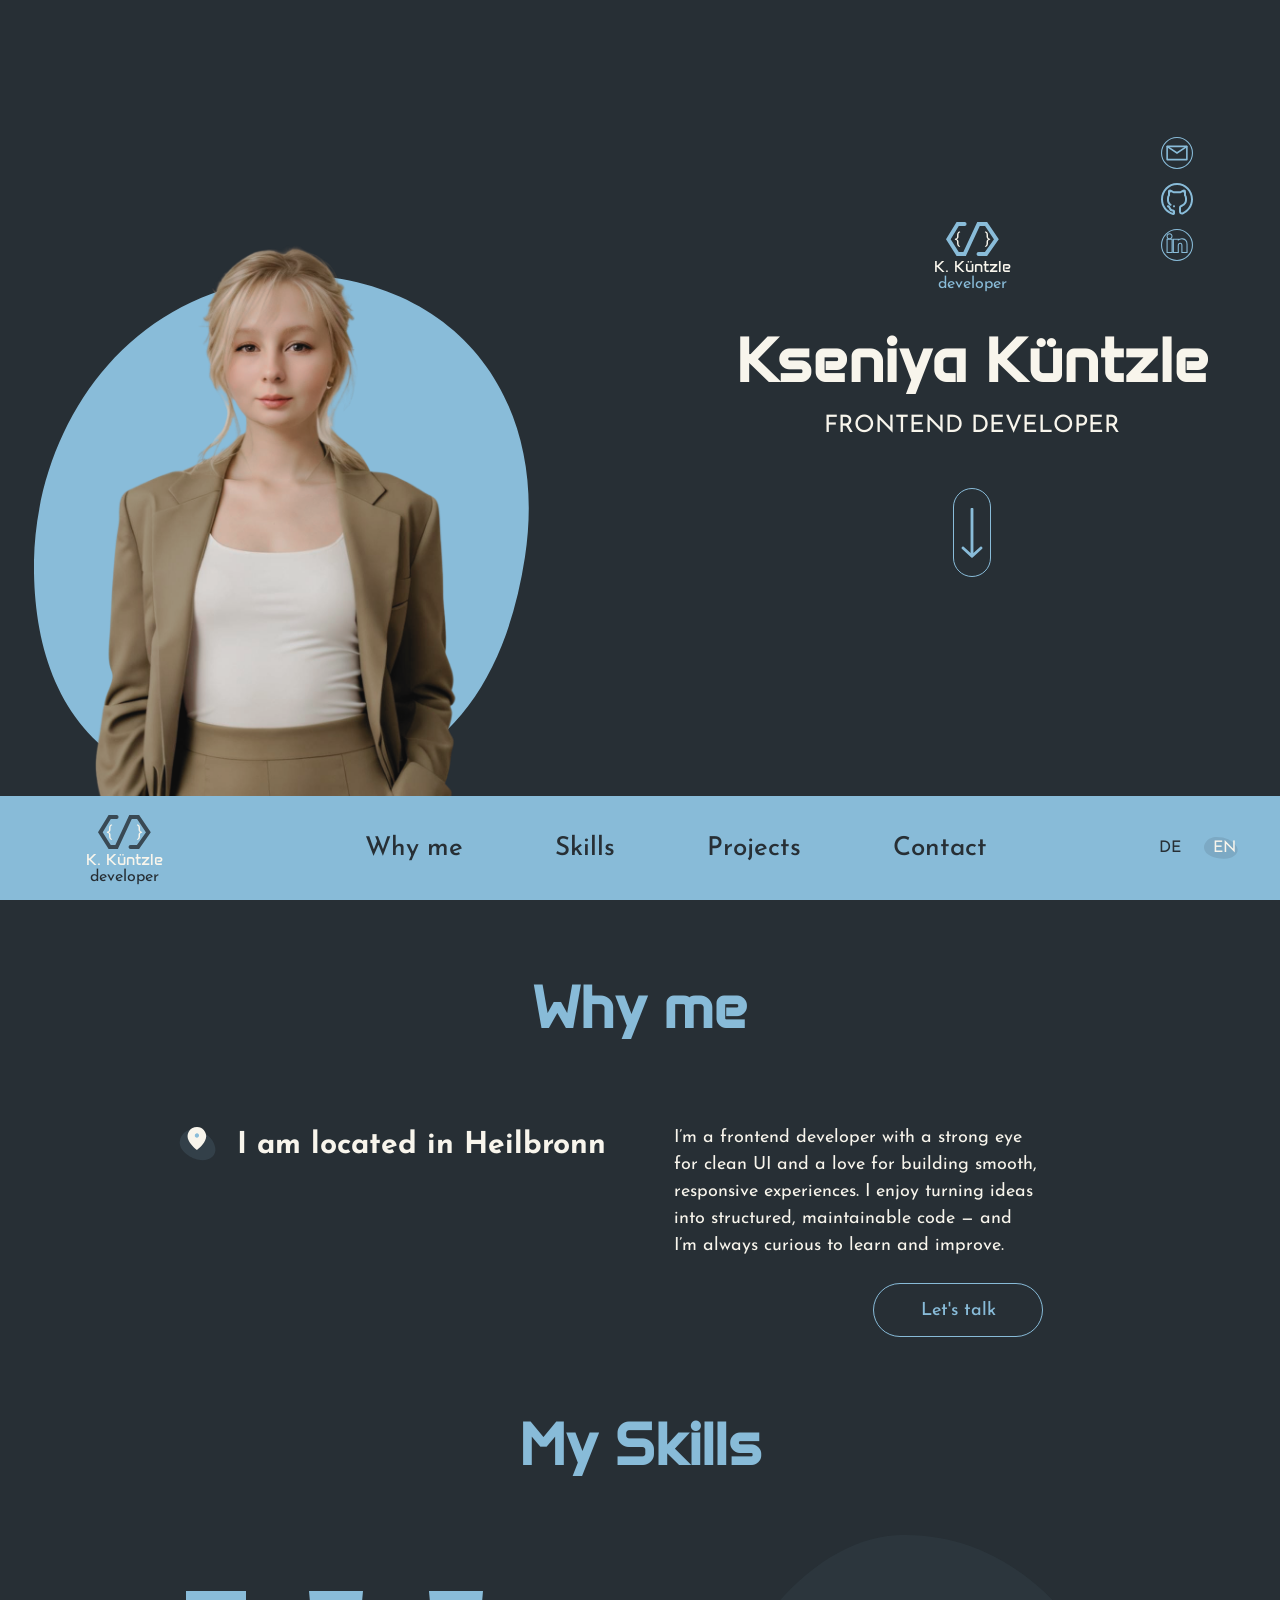
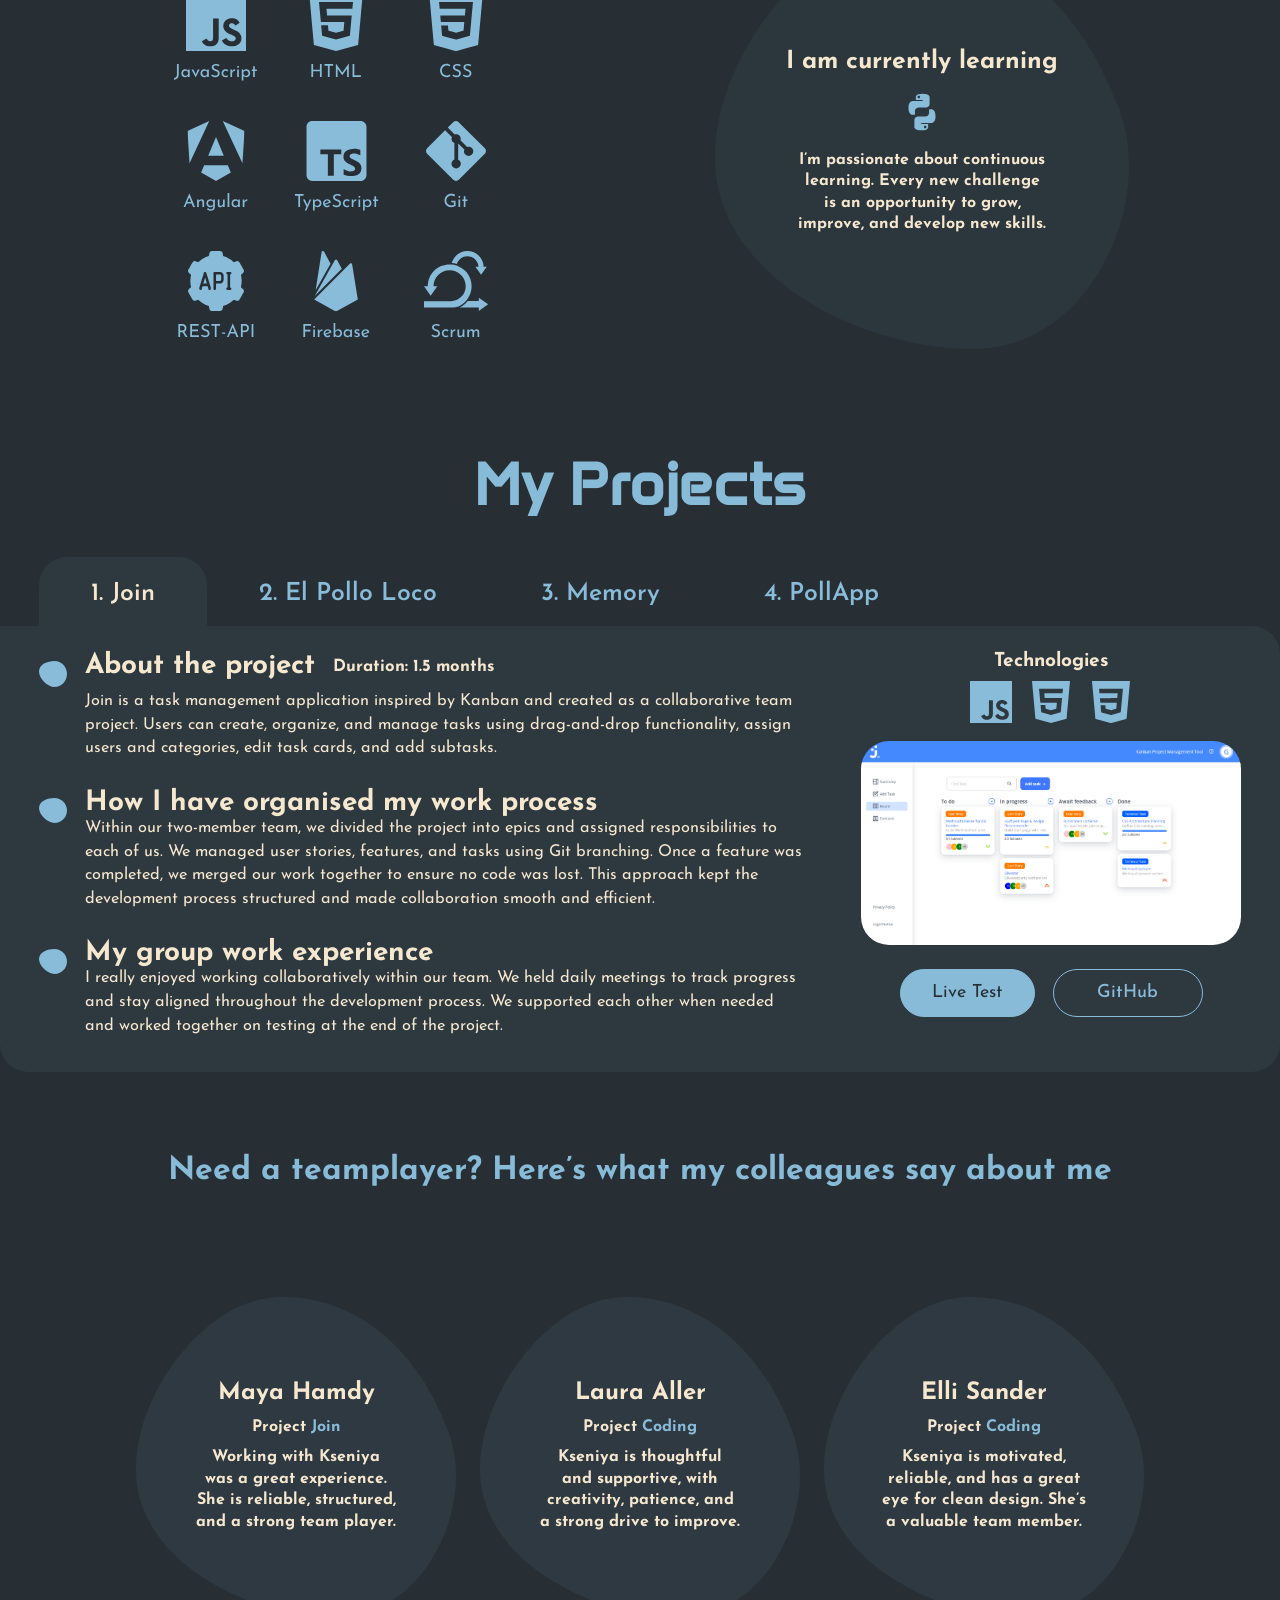
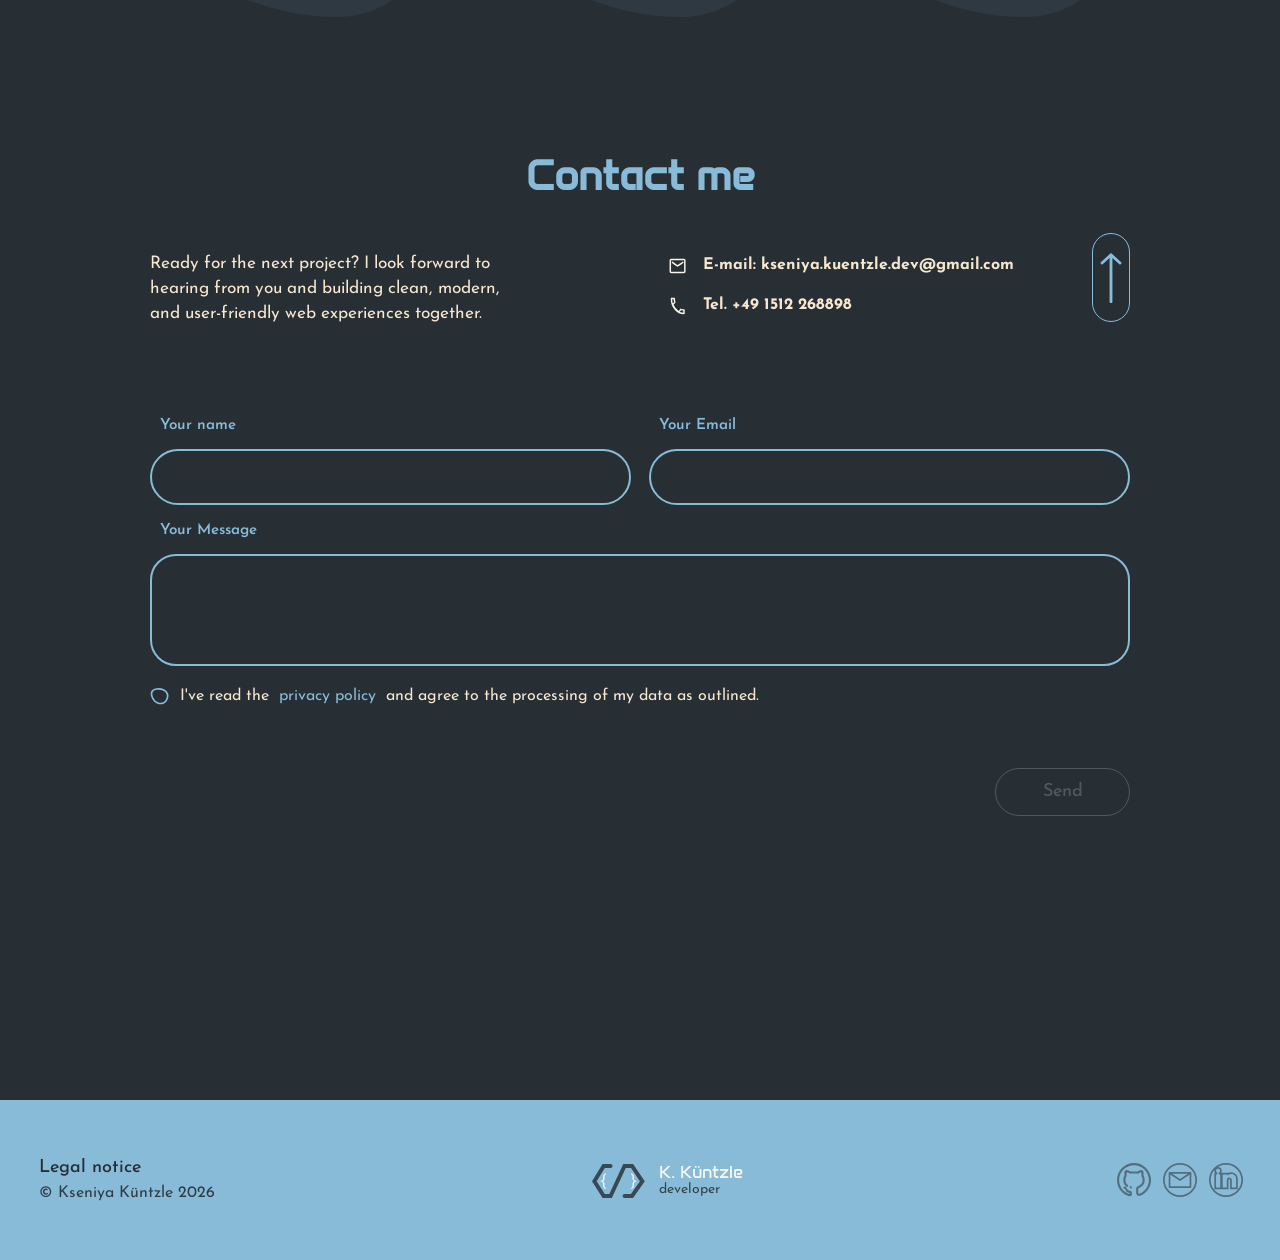
<file: index.html>
<!DOCTYPE html>
<html lang="en">
<head>
  <meta charset="UTF-8">
  <meta name="viewport" content="width=device-width, initial-scale=1.0">
  <title>Portfolio</title>

  <link rel="stylesheet" href="./css/root.css">
  <link rel="stylesheet" href="./css/fonts.css">
  <link rel="stylesheet" href="./css/style.css">
  <link rel="stylesheet" href="./css/media.css">
  <link rel="stylesheet" href="./css/section.css">
  <link rel="stylesheet" href="./css/footer.css">
  <link rel="stylesheet" href="./css/projects.css">
  <link rel="stylesheet" href="./css/hero.css">
  <link rel="stylesheet" href="./css/hero_mobile.css">
  <link rel="stylesheet" href="./css/hero_social.css">
  <link rel="stylesheet" href="./css/contact_pop_up.css">
  <link rel="stylesheet" href="./css/skills.css">
  <link rel="stylesheet" href="./css/contact.css">
  <link rel="stylesheet" href="./css/projects_mobile.css">
  <link rel="stylesheet" href="./css/legal_page.css">
  <link rel="stylesheet" href="https://unpkg.com/aos@2.3.4/dist/aos.css">
  <link rel="icon" type="image/x-icon" href="./assets/icons/Logo_icon.svg">
</head>

<body>

<header class="hero_section hero_height" id="homeHeader">
  <div class="layout_container">
    <section class="hero_mobile_top">
      <a class="hero_mobile_logo_link" href="#homeHeader" aria-label="Go to top of the page">
        <div class="hero_logo_mobile">
          <svg width="53" height="38" viewBox="0 0 53 38" fill="none" xmlns="http://www.w3.org/2000/svg" aria-hidden="true">
            <path d="M14 27.8594C13.4948 27.8438 13.0573 27.7266 12.6875 27.5078C12.3177 27.2891 12.0104 27 11.7656 26.6406C11.5312 26.2969 11.3542 25.9115 11.2344 25.4844C11.1146 25.0625 11.0547 24.6432 11.0547 24.2266V22.9062C11.0547 22.1562 10.875 21.612 10.5156 21.2734C10.1615 20.9349 9.61719 20.763 8.88281 20.7578V19.625C9.61719 19.625 10.1615 19.4583 10.5156 19.125C10.875 18.7865 11.0547 18.2396 11.0547 17.4844V16.1562C11.0547 15.7344 11.1094 15.3047 11.2188 14.8672C11.3333 14.4245 11.513 14.0286 11.7578 13.6797C11.987 13.3464 12.2865 13.0755 12.6562 12.8672C13.026 12.6536 13.474 12.5391 14 12.5234L14.1641 13.4219C13.7891 13.4323 13.4896 13.5208 13.2656 13.6875C13.0469 13.8542 12.8828 14.0651 12.7734 14.3203C12.6589 14.5807 12.5859 14.8724 12.5547 15.1953C12.5234 15.5182 12.5078 15.8385 12.5078 16.1562V17.4844C12.5078 18.1094 12.362 18.6589 12.0703 19.1328C11.7839 19.6016 11.3385 19.9583 10.7344 20.2031C11.3385 20.4427 11.7839 20.7995 12.0703 21.2734C12.3568 21.7422 12.5026 22.2865 12.5078 22.9062V24.2266C12.5078 24.5495 12.5339 24.8698 12.5859 25.1875C12.638 25.5104 12.7292 25.7995 12.8594 26.0547C12.9844 26.3151 13.151 26.5286 13.3594 26.6953C13.5729 26.862 13.8411 26.9505 14.1641 26.9609L14 27.8594Z" fill="#F8F5EC"/>
            <path d="M38.8828 26.9609C39.2005 26.9505 39.4661 26.862 39.6797 26.6953C39.8932 26.5286 40.0651 26.3151 40.1953 26.0547C40.3203 25.7995 40.4089 25.5104 40.4609 25.1875C40.5182 24.8698 40.5469 24.5495 40.5469 24.2266V22.9062C40.5469 22.4948 40.6068 22.1146 40.7266 21.7656C40.8516 21.4167 41.0417 21.1146 41.2969 20.8594C41.4323 20.724 41.5833 20.6016 41.75 20.4922C41.9219 20.3828 42.1094 20.2865 42.3125 20.2031C42.1042 20.1198 41.9115 20.0208 41.7344 19.9062C41.5625 19.7917 41.4115 19.6641 41.2812 19.5234C41.0312 19.263 40.8464 18.9609 40.7266 18.6172C40.6068 18.2682 40.5469 17.8906 40.5469 17.4844V16.1562C40.5469 15.8385 40.5286 15.5182 40.4922 15.1953C40.4609 14.8724 40.3906 14.5807 40.2812 14.3203C40.1667 14.0651 40 13.8542 39.7812 13.6875C39.5625 13.5208 39.2656 13.4323 38.8906 13.4219L39.0469 12.5234C39.5521 12.5391 39.9844 12.6458 40.3438 12.8438C40.7083 13.0417 41.0078 13.2995 41.2422 13.6172C41.5078 13.9766 41.6979 14.3802 41.8125 14.8281C41.9323 15.276 41.9922 15.7188 41.9922 16.1562V17.4844C41.9922 17.7969 42.0208 18.0729 42.0781 18.3125C42.1406 18.5469 42.2318 18.75 42.3516 18.9219C42.5234 19.1667 42.7604 19.3464 43.0625 19.4609C43.3698 19.5703 43.737 19.625 44.1641 19.625V20.7578C43.7891 20.763 43.4609 20.8099 43.1797 20.8984C42.9036 20.9818 42.6771 21.1146 42.5 21.2969C42.3281 21.474 42.2005 21.6953 42.1172 21.9609C42.0339 22.2266 41.9922 22.5417 41.9922 22.9062V24.2266C41.9922 24.6432 41.9349 25.0625 41.8203 25.4844C41.7057 25.9115 41.5286 26.2995 41.2891 26.6484C41.0443 26.9974 40.737 27.2839 40.3672 27.5078C39.9974 27.7318 39.5573 27.849 39.0469 27.8594L38.8828 26.9609Z" fill="#F8F5EC"/>
            <path d="M32.5339 35H40.0507L50.3594 20.3285L40.0507 5H32.5339L18.5741 35H11.7017L2.35938 20.3285L11.7017 5H18.5741" stroke="#89BCD9" stroke-width="4" stroke-linecap="round"/>
          </svg>
          <p class="brand_name">K. Küntzle</p>
          <p class="brand_role color_lightblue" data-i18n="brand.role">developer</p>
        </div>
      </a>

      <button
        class="burger_menu"
        id="burgerMenu"
        type="button"
        aria-label="Toggle mobile menu"
        aria-expanded="false"
        aria-controls="mobileNavMenu"
      >
        <span class="burger_icon" aria-hidden="true">
          <span></span>
          <span></span>
          <span></span>
        </span>
      </button>
    </section>

    <section class="hero_layout">
      <article class="hero_media_col">
        <div class="hero_image_shape desktop_hero_image">
          <img class="hero_bg_shape" src="./assets/icons/Ellipse_egg.svg" alt="" aria-hidden="true">
          <img class="hero_image" src="./assets/img/ganz.png" alt="Developer Kseniya Küntzle">
        </div>

        <div class="mobile_hero_stage">
          <div class="flip_card" id="flipCard">
            <div class="flip_card_inner">
              <div class="hero_image_shape_container_front">
                <div class="mobile_hero_visual">
                  <div class="mobile_oval_clip">
                    <img class="mobile_hero_image" src="./assets/img/ganz.png" alt="Developer Kseniya Küntzle">
                  </div>
                  <img class="mobile_shape_bg" src="./assets/icons/Ellipse_egg.svg" alt="" aria-hidden="true">
                </div>
              </div>

              <div class="hero_image_shape_container_back">
                <img class="mobile_shape_bg_back" src="./assets/icons/Ellipse_egg.svg" alt="" aria-hidden="true">

                <nav class="mobile_link_section" id="mobileNavMenu" aria-label="Mobile Navigation">
                  <a href="#me" data-i18n="nav.whyMe">Why me</a>
                  <a href="#skills" data-i18n="nav.skills">Skills</a>
                  <a href="#projects" data-i18n="nav.projects">Projects</a>
                  <a href="#contact" data-i18n="nav.contact">Contact</a>

                  <div class="mobile_language">
                    <button class="language_mobile_tab" data-lang="de" type="button">DE</button>
                    <button class="language_mobile_tab active" data-lang="en" type="button">EN</button>
                  </div>
                </nav>
              </div>
            </div>
          </div>

          <div class="mobile_hero_text">
            <h1 class="mobile_hero_title" data-i18n="hero.name">Kseniya Küntzle</h1>
            <h2 class="mobile_hero_subtitle" data-i18n="hero.role">FRONTEND DEVELOPER</h2>

            <a class="mobile_hero_scroll_btn" href="#me" aria-label="Scroll down">
              <img class="hero_scroll_icon" src="./assets/icons/Arrow_down.svg" alt="" aria-hidden="true">
            </a>
          </div>
        </div>
      </article>

      <article class="hero_content_col desktop_only">
        <div class="hero_logo_block">
          <svg width="53" height="38" viewBox="0 0 53 38" fill="none" xmlns="http://www.w3.org/2000/svg" aria-hidden="true">
            <path d="M14 27.8594C13.4948 27.8438 13.0573 27.7266 12.6875 27.5078C12.3177 27.2891 12.0104 27 11.7656 26.6406C11.5312 26.2969 11.3542 25.9115 11.2344 25.4844C11.1146 25.0625 11.0547 24.6432 11.0547 24.2266V22.9062C11.0547 22.1562 10.875 21.612 10.5156 21.2734C10.1615 20.9349 9.61719 20.763 8.88281 20.7578V19.625C9.61719 19.625 10.1615 19.4583 10.5156 19.125C10.875 18.7865 11.0547 18.2396 11.0547 17.4844V16.1562C11.0547 15.7344 11.1094 15.3047 11.2188 14.8672C11.3333 14.4245 11.513 14.0286 11.7578 13.6797C11.987 13.3464 12.2865 13.0755 12.6562 12.8672C13.026 12.6536 13.474 12.5391 14 12.5234L14.1641 13.4219C13.7891 13.4323 13.4896 13.5208 13.2656 13.6875C13.0469 13.8542 12.8828 14.0651 12.7734 14.3203C12.6589 14.5807 12.5859 14.8724 12.5547 15.1953C12.5234 15.5182 12.5078 15.8385 12.5078 16.1562V17.4844C12.5078 18.1094 12.362 18.6589 12.0703 19.1328C11.7839 19.6016 11.3385 19.9583 10.7344 20.2031C11.3385 20.4427 11.7839 20.7995 12.0703 21.2734C12.3568 21.7422 12.5026 22.2865 12.5078 22.9062V24.2266C12.5078 24.5495 12.5339 24.8698 12.5859 25.1875C12.638 25.5104 12.7292 25.7995 12.8594 26.0547C12.9844 26.3151 13.151 26.5286 13.3594 26.6953C13.5729 26.862 13.8411 26.9505 14.1641 26.9609L14 27.8594Z" fill="#F8F5EC"/>
            <path d="M38.8828 26.9609C39.2005 26.9505 39.4661 26.862 39.6797 26.6953C39.8932 26.5286 40.0651 26.3151 40.1953 26.0547C40.3203 25.7995 40.4089 25.5104 40.4609 25.1875C40.5182 24.8698 40.5469 24.5495 40.5469 24.2266V22.9062C40.5469 22.4948 40.6068 22.1146 40.7266 21.7656C40.8516 21.4167 41.0417 21.1146 41.2969 20.8594C41.4323 20.724 41.5833 20.6016 41.75 20.4922C41.9219 20.3828 42.1094 20.2865 42.3125 20.2031C42.1042 20.1198 41.9115 20.0208 41.7344 19.9062C41.5625 19.7917 41.4115 19.6641 41.2812 19.5234C41.0312 19.263 40.8464 18.9609 40.7266 18.6172C40.6068 18.2682 40.5469 17.8906 40.5469 17.4844V16.1562C40.5469 15.8385 40.5286 15.5182 40.4922 15.1953C40.4609 14.8724 40.3906 14.5807 40.2812 14.3203C40.1667 14.0651 40 13.8542 39.7812 13.6875C39.5625 13.5208 39.2656 13.4323 38.8906 13.4219L39.0469 12.5234C39.5521 12.5391 39.9844 12.6458 40.3438 12.8438C40.7083 13.0417 41.0078 13.2995 41.2422 13.6172C41.5078 13.9766 41.6979 14.3802 41.8125 14.8281C41.9323 15.276 41.9922 15.7188 41.9922 16.1562V17.4844C41.9922 17.7969 42.0208 18.0729 42.0781 18.3125C42.1406 18.5469 42.2318 18.75 42.3516 18.9219C42.5234 19.1667 42.7604 19.3464 43.0625 19.4609C43.3698 19.5703 43.737 19.625 44.1641 19.625V20.7578C43.7891 20.763 43.4609 20.8099 43.1797 20.8984C42.9036 20.9818 42.6771 21.1146 42.5 21.2969C42.3281 21.474 42.2005 21.6953 42.1172 21.9609C42.0339 22.2266 41.9922 22.5417 41.9922 22.9062V24.2266C41.9922 24.6432 41.9349 25.0625 41.8203 25.4844C41.7057 25.9115 41.5286 26.2995 41.2891 26.6484C41.0443 26.9974 40.737 27.2839 40.3672 27.5078C39.9974 27.7318 39.5573 27.849 39.0469 27.8594L38.8828 26.9609Z" fill="#F8F5EC"/>
            <path d="M32.5339 35H40.0507L50.3594 20.3285L40.0507 5H32.5339L18.5741 35H11.7017L2.35938 20.3285L11.7017 5H18.5741" stroke="#89BCD9" stroke-width="4" stroke-linecap="round"/>
          </svg>
          <p class="brand_name">K. Küntzle</p>
          <p class="brand_role color_lightblue" data-i18n="brand.role">developer</p>
        </div>

        <h1 class="hero_title" data-i18n="hero.name">Kseniya Küntzle</h1>
        <h2 class="hero_subtitle" data-i18n="hero.role">FRONTEND DEVELOPER</h2>

        <a class="hero_scroll_btn" href="#me" aria-label="Scroll down">
          <img class="hero_scroll_icon" src="./assets/icons/Arrow_down.svg" alt="" aria-hidden="true">
        </a>
      </article>

      <article class="hero_social_column desktop_only">
        <a class="hero_social_btn" href="mailto:kseniya.kuentzle.dev@gmail.com" aria-label="Send email to Kseniya" data_icon="email"></a>
        <a class="hero_social_btn" href="https://github.com/Kasa28" target="_blank" rel="noopener noreferrer" aria-label="Visit GitHub profile" data_icon="git"></a>
        <a class="hero_social_btn" href="https://www.linkedin.com/in/kuentzle-kseniya-0b54b6338/" target="_blank" rel="noopener noreferrer" aria-label="Visit LinkedIn profile" data_icon="linkedin"></a>
      </article>
    </section>
  </div>
</header>

<nav class="site_nav" id="homeNav">
  <div class="layout_container">
    <section class="nav_row">
      <article>
        <a href="#homeHeader" aria-label="Go to top of the page">
          <div class="nav_brand">
            <svg width="53" height="38" viewBox="0 0 53 38" fill="none" xmlns="http://www.w3.org/2000/svg" aria-hidden="true">
              <path d="M14 27.8594C13.4948 27.8438 13.0573 27.7266 12.6875 27.5078C12.3177 27.2891 12.0104 27 11.7656 26.6406C11.5312 26.2969 11.3542 25.9115 11.2344 25.4844C11.1146 25.0625 11.0547 24.6432 11.0547 24.2266V22.9062C11.0547 22.1562 10.875 21.612 10.5156 21.2734C10.1615 20.9349 9.61719 20.763 8.88281 20.7578V19.625C9.61719 19.625 10.1615 19.4583 10.5156 19.125C10.875 18.7865 11.0547 18.2396 11.0547 17.4844V16.1562C11.0547 15.7344 11.1094 15.3047 11.2188 14.8672C11.3333 14.4245 11.513 14.0286 11.7578 13.6797C11.987 13.3464 12.2865 13.0755 12.6562 12.8672C13.026 12.6536 13.474 12.5391 14 12.5234L14.1641 13.4219C13.7891 13.4323 13.4896 13.5208 13.2656 13.6875C13.0469 13.8542 12.8828 14.0651 12.7734 14.3203C12.6589 14.5807 12.5859 14.8724 12.5547 15.1953C12.5234 15.5182 12.5078 15.8385 12.5078 16.1562V17.4844C12.5078 18.1094 12.362 18.6589 12.0703 19.1328C11.7839 19.6016 11.3385 19.9583 10.7344 20.2031C11.3385 20.4427 11.7839 20.7995 12.0703 21.2734C12.3568 21.7422 12.5026 22.2865 12.5078 22.9062V24.2266C12.5078 24.5495 12.5339 24.8698 12.5859 25.1875C12.638 25.5104 12.7292 25.7995 12.8594 26.0547C12.9844 26.3151 13.151 26.5286 13.3594 26.6953C13.5729 26.862 13.8411 26.9505 14.1641 26.9609L14 27.8594Z" fill="#F8F5EC"/>
              <path d="M38.8828 26.9609C39.2005 26.9505 39.4661 26.862 39.6797 26.6953C39.8932 26.5286 40.0651 26.3151 40.1953 26.0547C40.3203 25.7995 40.4089 25.5104 40.4609 25.1875C40.5182 24.8698 40.5469 24.5495 40.5469 24.2266V22.9062C40.5469 22.4948 40.6068 22.1146 40.7266 21.7656C40.8516 21.4167 41.0417 21.1146 41.2969 20.8594C41.4323 20.724 41.5833 20.6016 41.75 20.4922C41.9219 20.3828 42.1094 20.2865 42.3125 20.2031C42.1042 20.1198 41.9115 20.0208 41.7344 19.9062C41.5625 19.7917 41.4115 19.6641 41.2812 19.5234C41.0312 19.263 40.8464 18.9609 40.7266 18.6172C40.6068 18.2682 40.5469 17.8906 40.5469 17.4844V16.1562C40.5469 15.8385 40.5286 15.5182 40.4922 15.1953C40.4609 14.8724 40.3906 14.5807 40.2812 14.3203C40.1667 14.0651 40 13.8542 39.7812 13.6875C39.5625 13.5208 39.2656 13.4323 38.8906 13.4219L39.0469 12.5234C39.5521 12.5391 39.9844 12.6458 40.3438 12.8438C40.7083 13.0417 41.0078 13.2995 41.2422 13.6172C41.5078 13.9766 41.6979 14.3802 41.8125 14.8281C41.9323 15.276 41.9922 15.7188 41.9922 16.1562V17.4844C41.9922 17.7969 42.0208 18.0729 42.0781 18.3125C42.1406 18.5469 42.2318 18.75 42.3516 18.9219C42.5234 19.1667 42.7604 19.3464 43.0625 19.4609C43.3698 19.5703 43.737 19.625 44.1641 19.625V20.7578C43.7891 20.763 43.4609 20.8099 43.1797 20.8984C42.9036 20.9818 42.6771 21.1146 42.5 21.2969C42.3281 21.474 42.2005 21.6953 42.1172 21.9609C42.0339 22.2266 41.9922 22.5417 41.9922 22.9062V24.2266C41.9922 24.6432 41.9349 25.0625 41.8203 25.4844C41.7057 25.9115 41.5286 26.2995 41.2891 26.6484C41.0443 26.9974 40.737 27.2839 40.3672 27.5078C39.9974 27.7318 39.5573 27.849 39.0469 27.8594L38.8828 26.9609Z" fill="#F8F5EC"/>
              <path d="M32.5339 35H40.0507L50.3594 20.3285L40.0507 5H32.5339L18.5741 35H11.7017L2.35938 20.3285L11.7017 5H18.5741" stroke="#262E34" stroke-opacity="0.8" stroke-width="4" stroke-linecap="round"/>
            </svg>
            <p class="brand_name">K. Küntzle</p>
            <p class="brand_role color_dark" data-i18n="brand.role">developer</p>
          </div>
        </a>
      </article>

      <article class="nav_links">
        <a href="#me" data-i18n="nav.whyMe">Why me</a>
        <a href="#skills" data-i18n="nav.skills">Skills</a>
        <a href="#projects" data-i18n="nav.projects">Projects</a>
        <a href="#contact" data-i18n="nav.contact">Contact</a>
      </article>

      <article class="nav_language language_switch_icon" data-active="en" aria-label="Language switcher">
        <img class="language_switch_egg" src="./assets/icons/nav_shape_active_translate.svg" alt="" aria-hidden="true">
        <button class="language_nav_tab" type="button" data-lang="de">DE</button>
        <button class="language_nav_tab active" type="button" data-lang="en">EN</button>
      </article>
    </section>
  </div>
</nav>

<main>
  <div class="layout_container">
    <section id="me" class="why_me_section">
      <h2 class="section_title" data-i18n="whyMe.title">Why me</h2>

      <div class="why_me_grid">
        <div id="meInteractiv" class="why_me_location">
          <img src="./assets/icons/pin.svg" alt="Location pin">
          <p data-i18n="whyMe.location">I am located in Heilbronn</p>
        </div>

        <div class="why_me_text">
          <p data-i18n="whyMe.text">
            I’m a frontend developer with a strong eye for clean UI and a love for building smooth, responsive experiences.
            I enjoy turning ideas into structured, maintainable code — and I’m always curious to learn and improve.
          </p>
        </div>
      </div>

      <div class="section_cta_row">
        <a class="btn_standard" href="#contact" data-i18n="whyMe.button">Let's talk</a>
      </div>
    </section>

    <section id="skills" class="skills_section">
      <h2 class="section_title" data-i18n="skills.title">My Skills</h2>

      <div class="skills_mobile_block">
        <div class="skills_mobile_icons_grid">
          <div class="skills_mobile_icon_item"><img src="./assets/icons/js_notext.svg" alt="JavaScript"></div>
          <div class="skills_mobile_icon_item"><img src="./assets/icons/htm_notext.svg" alt="HTML"></div>
          <div class="skills_mobile_icon_item"><img src="./assets/icons/css_notext.svg" alt="CSS"></div>
          <div class="skills_mobile_icon_item"><img src="./assets/icons/angular_notext.svg" alt="Angular"></div>
          <div class="skills_mobile_icon_item"><img src="./assets/icons/ts_notext.svg" alt="TypeScript"></div>
          <div class="skills_mobile_icon_item"><img src="./assets/icons/Api_notext.svg" alt="REST API"></div>
          <div class="skills_mobile_icon_item"><img src="./assets/icons/firebase_notext.svg" alt="Firebase"></div>
          <div class="skills_mobile_icon_item"><img src="./assets/icons/git_notext.svg" alt="Git"></div>
          <div class="skills_mobile_icon_item"><img src="./assets/icons/scrum_notext.svg" alt="Scrum"></div>
        </div>

        <p class="skills_mobile_learning_headline" data-i18n="skills.learningTitle">What I am currently learning</p>

        <div class="skills_mobile_info_row">
          <p class="skills_mobile_info_text" data-i18n="skills.learningText">
            I’m driven by continuous learning. Every new challenge is an opportunity to grow, improve, and build new skills.
          </p>

          <div class="skills_mobile_circle">
            <img class="skills_mobile_circle_bg" src="./assets/icons/Ellipse 24.svg" alt="" aria-hidden="true">
            <div class="skills_mobile_circle_item">
              <img src="./assets/icons/python_notext.svg" alt="Python">
              <span>Python</span>
            </div>
          </div>
        </div>

        <div class="skills_mobile_cta">
          <a class="mobile_talk_btn" href="#contact" data-i18n="whyMe.button">Let's talk</a>
        </div>
      </div>

      <div class="skills_desktop_block">
        <div class="skills_boxes">
          <div class="skills_icons_section">
            <div class="skill_icon_item"><img class="skill_icon" src="./assets/icons/js.svg" alt="JavaScript"></div>
            <div class="skill_icon_item"><img class="skill_icon" src="./assets/icons/HTML.svg" alt="HTML"></div>
            <div class="skill_icon_item"><img class="skill_icon" src="./assets/icons/css.svg" alt="CSS"></div>
            <div class="skill_icon_item"><img class="skill_icon" src="./assets/icons/angular.svg" alt="Angular"></div>
            <div class="skill_icon_item"><img class="skill_icon" src="./assets/icons/ts.svg" alt="TypeScript"></div>
            <div class="skill_icon_item"><img class="skill_icon" src="./assets/icons/git_under.svg" alt="Git"></div>
            <div class="skill_icon_item"><img class="skill_icon" src="./assets/icons/rest_api.svg" alt="REST API"></div>
            <div class="skill_icon_item"><img class="skill_icon" src="./assets/icons/firebase.svg" alt="Firebase"></div>
            <div class="skill_icon_item"><img class="skill_icon" src="./assets/icons/scrum.svg" alt="Scrum"></div>
          </div>

          <div class="skills_text_container">
            <h3 class="learning_intro" data-i18n="skills.learningTitle">I am currently learning</h3>

            <div class="skills_learning_icons">
              <div class="learning_item"><img class="learning_icon" src="./assets/icons/python_notext.svg" alt="Python"></div>
            </div>

            <p class="skills_learning_text" data-i18n="skills.learningText">
              I’m passionate about continuous learning. Every new challenge is an opportunity to grow, improve, and develop new skills.
            </p>
          </div>
        </div>
      </div>
    </section>
  </div>

  <section id="projects" class="projects_section">
    <div class="layout_container">
      <h2 class="section_title" data-i18n="projects.title">My Projects</h2>

      <div class="projects_tabs" role="tablist" aria-label="Project tabs">
        <div class="project_tab_item">
          <button class="project_tab active" data-project="join" role="tab" aria-selected="true">
            <span class="project_tab_desktop" data-i18n="projects.tabJoinDesktop">1. Join</span>
            <span class="project_tab_mobile" data-i18n="projects.tabJoin">1. Project</span>
          </button>
        </div>

        <div class="project_tab_item">
          <button class="project_tab" data-project="elpolloloco" role="tab" aria-selected="false">
            <span class="project_tab_desktop" data-i18n="projects.tabElPolloDesktop">2. El Pollo Loco</span>
            <span class="project_tab_mobile" data-i18n="projects.tabElPollo">2. Project</span>
          </button>
        </div>

        <div class="project_tab_item">
          <button class="project_tab" data-project="ongoing" role="tab" aria-selected="false">
            <span class="project_tab_desktop" data-i18n="projects.tabOngoingDesktop">3. Memory</span>
            <span class="project_tab_mobile" data-i18n="projects.tabOngoing">3. Memory</span>
          </button>
        </div>

        <div class="project_tab_item">
          <button class="project_tab" data-project="pollapp" role="tab" aria-selected="false">
            <span class="project_tab_desktop" data-i18n="projects.tabPollDesktop">4. PollApp</span>
            <span class="project_tab_mobile" data-i18n="projects.tabPoll">4. PollApp</span>
          </button>
        </div>
      </div>
    </div>

    <div class="projects_panel">
      <div class="layout_container projects_panel_inner">
        <article class="project_card active" id="join">
          <div class="project_layout">
            <div class="project_info_column">
              <h3 class="project_mobile_name" data-i18n="projects.join.name">Join</h3>

              <div class="project_info_item">
                <img class="project_marker" src="./assets/icons/marker.svg" alt="">
                <div class="project_info_text">
                  <div class="project_info_headline_row">
                    <h3 data-i18n="projects.join.aboutTitle">About the project</h3>
                    <span class="project_duration" data-i18n="projects.join.duration">Duration: 1.5 months</span>
                  </div>
                  <p data-i18n="projects.join.aboutText">
                    Join is a task management application inspired by Kanban and created as a collaborative team project.
                    Users can create, organize, and manage tasks using drag-and-drop functionality, assign users and categories, edit task cards, and add subtasks.
                  </p>
                </div>
              </div>

              <div class="project_info_item">
                <img class="project_marker" src="./assets/icons/marker.svg" alt="">
                <div class="project_info_text">
                  <h3 data-i18n="projects.join.processTitle">How I have organised my work process</h3>
                  <p data-i18n="projects.join.processText">
                    Within our two-member team, we divided the project into epics and assigned responsibilities to each of us.
                    We managed user stories, features, and tasks using Git branching. Once a feature was completed, we merged our work together to ensure no code was lost.
                    This approach kept the development process structured and made collaboration smooth and efficient.
                  </p>
                </div>
              </div>

              <div class="project_info_item">
                <img class="project_marker" src="./assets/icons/marker.svg" alt="">
                <div class="project_info_text">
                  <h3 data-i18n="projects.join.teamTitle">My group work experience</h3>
                  <p data-i18n="projects.join.teamText">
                    I really enjoyed working collaboratively within our team. We held daily meetings to track progress and stay aligned throughout the development process.
                    We supported each other when needed and worked together on testing at the end of the project.
                  </p>
                </div>
              </div>
            </div>

            <div class="project_preview_column">
              <div class="project_tech_block">
                <p class="project_tech_title" data-i18n="projects.tech">Technologies</p>
                <div class="project_tech_icons">
                  <img src="./assets/icons/js_notext.svg" alt="JavaScript">
                  <img src="./assets/icons/htm_notext.svg" alt="HTML">
                  <img src="./assets/icons/css_notext.svg" alt="CSS">
                </div>
                <p class="project_tech_text" data-i18n="projects.join.techText">JavaScript, HTML, CSS</p>
              </div>

              <img class="project_preview_image" src="./assets/img/join.png" alt="Join preview">

              <div class="project_actions">
                <a class="btn_cta project_link_btn" href="https://join.kuentzle-kseniya.de/" target="_blank" rel="noopener noreferrer" data-i18n="projects.live">Live Test</a>
                <a class="btn_standard project_link_btn" href="https://github.com/Kasa28/Join" target="_blank" rel="noopener noreferrer">GitHub</a>
              </div>
            </div>
          </div>
        </article>

        <article class="project_card" id="elpolloloco">
          <div class="project_layout">
            <div class="project_info_column">
              <h3 class="project_mobile_name" data-i18n="projects.elpollo.name">El Pollo Loco</h3>

              <div class="project_info_item">
                <img class="project_marker" src="./assets/icons/marker.svg" alt="">
                <div class="project_info_text">
                  <div class="project_info_headline_row">
                    <h3 data-i18n="projects.elpollo.aboutTitle">About the project</h3>
                    <span class="project_duration" data-i18n="projects.elpollo.duration">Duration: 1 month</span>
                  </div>
                  <p data-i18n="projects.elpollo.aboutText">
                    El Pollo Loco is a 2D jump-and-run game based on object-oriented programming.
                    Players guide Pepe through different levels, collecting items and battling enemies by throwing spicy salsa bottles to defeat the final boss.
                  </p>
                </div>
              </div>

              <div class="project_info_item">
                <img class="project_marker" src="./assets/icons/marker.svg" alt="">
                <div class="project_info_text">
                  <h3 data-i18n="projects.elpollo.processTitle">How I have organised my work process</h3>
                  <p data-i18n="projects.elpollo.processText">
                    The project was structured into multiple user stories, allowing a clear and organized development process.
                    Object-oriented programming helped me structure the code by connecting methods to relevant classes and applying core OOP principles such as encapsulation, abstraction, inheritance, and polymorphism.
                  </p>
                </div>
              </div>

              <div class="project_info_item">
                <img class="project_marker" src="./assets/icons/marker.svg" alt="">
                <div class="project_info_text">
                  <h3 data-i18n="projects.elpollo.learnedTitle">My lessons learned</h3>
                  <p data-i18n="projects.elpollo.learnedText">
                    Designing and implementing classes and methods significantly improved my development skills.
                    It enabled me to write more modular, flexible, and reusable code, and deepened my understanding of scalable application structure.
                  </p>
                </div>
              </div>
            </div>

            <div class="project_preview_column">
              <div class="project_tech_block">
                <p class="project_tech_title" data-i18n="projects.tech">Technologies</p>
                <div class="project_tech_icons">
                  <img src="./assets/icons/js_notext.svg" alt="JavaScript">
                  <img src="./assets/icons/htm_notext.svg" alt="HTML">
                  <img src="./assets/icons/css_notext.svg" alt="CSS">
                </div>
                <p class="project_tech_text" data-i18n="projects.elpollo.techText">JavaScript, HTML, CSS</p>
              </div>

              <img class="project_preview_image" src="./assets/img/elpolloloco.png" alt="El Pollo Loco preview">

              <div class="project_actions">
                <a class="btn_cta project_link_btn" href="https://2d-game.kuentzle-kseniya.de/" target="_blank" rel="noopener noreferrer" data-i18n="projects.live">Live Test</a>
                <a class="btn_standard project_link_btn" href="https://github.com/Kasa28/EL_POLLO_LOCO" target="_blank" rel="noopener noreferrer">GitHub</a>
              </div>
            </div>
          </div>
        </article>

        <article class="project_card" id="ongoing">
          <div class="project_layout">
            <div class="project_info_column">
              <h3 class="project_mobile_name" data-i18n="projects.ongoing.name">Memory</h3>

              <div class="project_info_item">
                <img class="project_marker" src="./assets/icons/marker.svg" alt="">
                <div class="project_info_text">
                  <div class="project_info_headline_row">
                    <h3 data-i18n="projects.ongoing.aboutTitle">About the project</h3>
                    <span class="project_duration" data-i18n="projects.ongoing.duration">Duration: 3 weeks</span>
                  </div>
                  <p data-i18n="projects.ongoing.aboutText">
                    Memory is a card-matching game that focuses on concentration, interaction, and a clear user experience.
                  </p>
                </div>
              </div>

              <div class="project_info_item">
                <img class="project_marker" src="./assets/icons/marker.svg" alt="">
                <div class="project_info_text">
                  <h3 data-i18n="projects.ongoing.memoryTitle">Build time</h3>
                  <p data-i18n="projects.ongoing.memoryText">
                    I built this Memory project in three weeks and used the time to strengthen my frontend fundamentals in a practical way.
                  </p>
                </div>
              </div>

              <div class="project_info_item">
                <img class="project_marker" src="./assets/icons/marker.svg" alt="">
                <div class="project_info_text">
                  <h3 data-i18n="projects.ongoing.pollTitle">What I focused on</h3>
                  <p data-i18n="projects.ongoing.pollText">
                    My focus was on clean game logic, responsive layout, and creating a simple experience that feels intuitive on different screen sizes.
                  </p>
                </div>
              </div>
            </div>

            <div class="project_preview_column">
              <div class="project_tech_block">
                <p class="project_tech_title" data-i18n="projects.tech">Technologies</p>
                <div class="project_tech_icons">
                  <img src="./assets/icons/htm_notext.svg" alt="HTML">
                  <img src="./assets/icons/css_notext.svg" alt="CSS">
                  <img src="./assets/icons/js_notext.svg" alt="JavaScript">
                </div>
                <p class="project_tech_text" data-i18n="projects.ongoing.techText">HTML, CSS, JavaScript</p>
              </div>

              <img class="project_preview_image" src="./assets/icons/memory.png" alt="Memory project preview">

              <div class="project_actions">
                <a class="btn_cta project_link_btn" href="https://memory.kuentzle-kseniya.de/" target="_blank" rel="noopener noreferrer" data-i18n="projects.live">Live Test</a>
                <a class="btn_standard project_link_btn" href="https://github.com/Kasa28/Memory" target="_blank" rel="noopener noreferrer">GitHub</a>
              </div>
            </div>
          </div>
        </article>

        <article class="project_card" id="pollapp">
          <div class="project_layout">
            <div class="project_info_column">
              <h3 class="project_mobile_name" data-i18n="projects.poll.name">PollApp</h3>

              <div class="project_info_item">
                <img class="project_marker" src="./assets/icons/marker.svg" alt="">
                <div class="project_info_text">
                  <div class="project_info_headline_row">
                    <h3 data-i18n="projects.poll.aboutTitle">About the project</h3>
                    <span class="project_duration" data-i18n="projects.poll.duration">Duration: 2 weeks</span>
                  </div>
                  <p data-i18n="projects.poll.aboutText">
                    PollApp is a real-time survey application where users can create polls and follow live results instantly.
                  </p>
                </div>
              </div>

              <div class="project_info_item">
                <img class="project_marker" src="./assets/icons/marker.svg" alt="">
                <div class="project_info_text">
                  <h3 data-i18n="projects.poll.processTitle">Core idea</h3>
                  <p data-i18n="projects.poll.processText">
                    The goal of PollApp is to combine a simple voting flow with instant updates so the interaction feels dynamic and direct.
                  </p>
                </div>
              </div>

              <div class="project_info_item">
                <img class="project_marker" src="./assets/icons/marker.svg" alt="">
                <div class="project_info_text">
                  <h3 data-i18n="projects.poll.focusTitle">Technical focus</h3>
                  <p data-i18n="projects.poll.focusText">
                    My focus for this project is real-time data handling, clean component structure, and a responsive user interface with Angular.
                  </p>
                </div>
              </div>
            </div>

            <div class="project_preview_column">
              <div class="project_tech_block">
                <p class="project_tech_title" data-i18n="projects.tech">Technologies</p>
                <div class="project_tech_icons">
                  <img src="./assets/icons/angular_notext.svg" alt="Angular">
                  <img src="./assets/icons/ts_notext.svg" alt="TypeScript">
                  <img src="./assets/icons/firebase_notext.svg" alt="Firebase">
                </div>
                <p class="project_tech_text" data-i18n="projects.poll.techText">Angular, TypeScript, Firebase</p>
              </div>

              <img class="project_preview_image" src="./assets/icons/PollApp.png" alt="PollApp project preview">

              <div class="project_actions">
                <a class="btn_cta project_link_btn" href="http://pollapp.kuentzle-kseniya.de/" target="_blank" rel="noopener noreferrer" data-i18n="projects.live">Live Test</a>
                <a class="btn_standard project_link_btn" href="https://github.com/Kasa28/poll-app" target="_blank" rel="noopener noreferrer">GitHub</a>
              </div>
            </div>
          </div>
        </article>
      </div>
    </div>
  </section>

  <div class="layout_container">
    <section id="references" class="references_section">
      <h3 class="references_title">
        <span data-i18n="references.titleMain" class="need_team">Need a teamplayer?</span>
        <span class="references_title_light" data-i18n="references.titleSub">Here’s what my colleagues say about me</span>
      </h3>

      <article class="references_grid">
        <div class="reference_card">
          <div class="reference_egg">
            <div class="reference_egg_bg"></div>
            <div class="reference_content">
              <h4>Maya Hamdy</h4>
              <p class="reference_project">
                <span data-i18n="references.project">Project</span>
                <span class="color_lightblue">Join</span>
              </p>
              <p class="reference_text" data-i18n="references.maya">
                Working with Kseniya was a great experience. She is reliable, structured, and a strong team player.
              </p>
            </div>
          </div>
        </div>

        <div class="reference_card">
          <div class="reference_egg">
            <div class="reference_egg_bg"></div>
            <div class="reference_content">
              <h4>Laura Aller</h4>
              <p class="reference_project">
                <span data-i18n="references.project">Project</span>
                <span class="color_lightblue">Coding</span>
              </p>
              <p class="reference_text" data-i18n="references.laura">
                Kseniya is thoughtful and supportive, with creativity, patience, and a strong drive to improve.
              </p>
            </div>
          </div>
        </div>

        <div class="reference_card">
          <div class="reference_egg">
            <div class="reference_egg_bg"></div>
            <div class="reference_content">
              <h4>Elli Sander</h4>
              <p class="reference_project">
                <span data-i18n="references.project">Project</span>
                <span class="color_lightblue">Coding</span>
              </p>
              <p class="reference_text" data-i18n="references.elli">
                Kseniya is motivated, reliable, and has a great eye for clean design. She’s a valuable team member.
              </p>
            </div>
          </div>
        </div>
      </article>
    </section>

    <section id="contact" class="contact_section" tabindex="-1">
      <h2 class="section_title" data-i18n="contact.title">Contact me</h2>

      <div class="contact_grid">
        <div class="contact_text">
          <p data-i18n="contact.text">
            Ready for the next project? I look forward to hearing from you and building clean, modern, and user-friendly web experiences together.
          </p>
        </div>

        <div class="contact_details">
          <a class="contact_link contact_link_mail" href="mailto:kseniya.kuentzle.dev@gmail.com">
            E-mail: kseniya.kuentzle.dev@gmail.com
          </a>
          <a class="contact_link contact_link_phone" href="tel:+49151268898">
            Tel. +49 1512 268898
          </a>
        </div>
      </div>

      <form class="contact_form" id="contactForm" onsubmit="sendForm(); return false;" novalidate>
        <div class="contact_form_field">
          <label for="name" class="form_label" data-i18n="contact.nameLabel">Your name</label>
          <input
            type="text"
            id="name"
            class="form_group"
            maxlength="30"
            autocomplete="off"
            data-i18n-placeholder="contact.namePlaceholder"
            placeholder="Your name"
          >
        </div>

        <div class="contact_form_field">
          <label for="email" class="form_label" data-i18n="contact.emailLabel">Your Email</label>
          <input
            type="email"
            id="email"
            class="form_group"
            maxlength="50"
            autocomplete="off"
            data-i18n-placeholder="contact.emailPlaceholder"
            placeholder="Your Email"
          >
        </div>

        <div class="contact_form_field form_stretch">
          <label for="message" class="form_label" data-i18n="contact.messageLabel">Your Message</label>
          <textarea
            id="message"
            class="form_group textarea_height"
            maxlength="250"
            autocomplete="off"
            data-i18n-placeholder="contact.messagePlaceholder"
            placeholder="Your Message"
          ></textarea>
        </div>

        <div class="form_stretch form_policy">
          <input type="checkbox" id="privacy" class="form_checkbox">

          <label for="privacy" class="form_policy_label">
            <span class="policy_text_start" data-i18n="contact.policyPrefix">I've read the</span>
           <a
            href="#legal"
            class="policy_link"
            data-i18n="contact.policyLink">
           privacy policy
          </a>
            <span class="policy_text_end" data-i18n="contact.policySuffix">
              and agree to the processing of my data as outlined.
            </span>
          </label>
        </div>

        <div id="formError" class="form_stretch error_message_text" aria-live="polite"></div>

        <div class="form_button_row">
          <button type="submit" class="form_button" id="contactSubmitBtn" data-i18n="contact.send" disabled>Send</button>
        </div>
      </form>

      <a class="contact_btn_up" href="#homeHeader" aria-label="Scroll to top">
        <img class="contact_btn_up_icon" src="./assets/icons/Arrow_up.svg" alt="" aria-hidden="true">
      </a>
    </section>
  </div>

  <section id="legal" class="legal_notice_section">
    <div class="layout_container">
      <h1 class="legal_notice_title" data-i18n="legal.title">Legal Notice</h1>

      <div class="legal_notice_content">
        <h2 data-i18n="legal.imprintTitle">Imprint</h2>
        <p data-i18n="legal.imprintAddress">
          Kseniya Küntzle<br>
          Heilbronnerstr.25<br>
          74177 Heilbronn<br>
          Germany
        </p>

        <p>
          <span data-i18n="legal.emailLabel">E-mail:</span>
          <a href="mailto:kseniya.kuentzle.dev@gmail.com">kseniya.kuentzle.dev@gmail.com</a>
        </p>

        <h2 data-i18n="legal.privacyTitle">Privacy Policy</h2>

        <h3 data-i18n="legal.generalTitle">1. General information</h3>
        <p data-i18n="legal.generalText">
          The following information provides a simple overview of what happens to your personal data
          when you visit this website. Personal data is any data that can be used to identify you personally.
        </p>

        <h3 data-i18n="legal.responsibleTitle">2. Responsible person</h3>
        <p data-i18n="legal.responsibleIntro">
          The controller responsible for data processing on this website is:
        </p>

        <p data-i18n="legal.responsibleAddress">
          Kseniya Küntzle<br>
          Heilbronnerstr.25<br>
          74177 Heilbronn<br>
          Germany<br>
          E-mail:
          <a href="mailto:kseniya.kuentzle.dev@gmail.com">kseniya.kuentzle.dev@gmail.com</a>
        </p>

        <h3 data-i18n="legal.hostingTitle">3. Hosting</h3>
        <p data-i18n="legal.hostingText1">
          This website is hosted by ALL-INKL.COM – Neue Medien Münnich.
        </p>
        <p data-i18n="legal.hostingText2">
          When you visit this website, technical data such as browser type, operating system,
          IP address, date and time of access may be processed automatically in server log files.
        </p>
        <p data-i18n="legal.hostingText3">
          This processing is necessary to ensure the secure and reliable operation of the website.
        </p>

        <h3 data-i18n="legal.contactTitle">4. Contact</h3>
        <p data-i18n="legal.contactText">
          If you contact me by e-mail, the data you provide will be processed only for the purpose
          of handling your request.
        </p>

        <h3 data-i18n="legal.rightsTitle">5. Your rights</h3>
        <p data-i18n="legal.rightsText">
          You have the right to request information about your stored personal data,
          as well as the right to rectification, erasure, restriction of processing,
          and objection in accordance with the applicable legal provisions.
        </p>

        <h3 data-i18n="legal.linksTitle">6. External links</h3>
        <p data-i18n="legal.linksText">
          This website may contain links to external websites such as GitHub or LinkedIn.
          I am not responsible for the content of external websites.
        </p>

        <h3 data-i18n="legal.changesTitle">7. Changes</h3>
        <p data-i18n="legal.changesText">
          I reserve the right to update this legal notice and privacy information if necessary.
        </p>
      </div>
    </div>
  </section>
</main>

<footer class="site_footer">
  <div class="layout_container">
    <div class="footer_row">
      <div class="footer_left">
        <a class="footer_link" href="#legal" data-i18n="footer.legal">Legal notice</a>
        <p class="footer_copy">© Kseniya Küntzle 2026</p>
      </div>

      <div class="footer_center">
        <div class="footer_brand">
          <svg width="53" height="38" viewBox="0 0 53 38" fill="none" xmlns="http://www.w3.org/2000/svg" aria-hidden="true">
            <path d="M14 27.8594C13.4948 27.8438 13.0573 27.7266 12.6875 27.5078C12.3177 27.2891 12.0104 27 11.7656 26.6406C11.5312 26.2969 11.3542 25.9115 11.2344 25.4844C11.1146 25.0625 11.0547 24.6432 11.0547 24.2266V22.9062C11.0547 22.1562 10.875 21.612 10.5156 21.2734C10.1615 20.9349 9.61719 20.763 8.88281 20.7578V19.625C9.61719 19.625 10.1615 19.4583 10.5156 19.125C10.875 18.7865 11.0547 18.2396 11.0547 17.4844V16.1562C11.0547 15.7344 11.1094 15.3047 11.2188 14.8672C11.3333 14.4245 11.513 14.0286 11.7578 13.6797C11.987 13.3464 12.2865 13.0755 12.6562 12.8672C13.026 12.6536 13.474 12.5391 14 12.5234L14.1641 13.4219C13.7891 13.4323 13.4896 13.5208 13.2656 13.6875C13.0469 13.8542 12.8828 14.0651 12.7734 14.3203C12.6589 14.5807 12.5859 14.8724 12.5547 15.1953C12.5234 15.5182 12.5078 15.8385 12.5078 16.1562V17.4844C12.5078 18.1094 12.362 18.6589 12.0703 19.1328C11.7839 19.6016 11.3385 19.9583 10.7344 20.2031C11.3385 20.4427 11.7839 20.7995 12.0703 21.2734C12.3568 21.7422 12.5026 22.2865 12.5078 22.9062V24.2266C12.5078 24.5495 12.5339 24.8698 12.5859 25.1875C12.638 25.5104 12.7292 25.7995 12.8594 26.0547C12.9844 26.3151 13.151 26.5286 13.3594 26.6953C13.5729 26.862 13.8411 26.9505 14.1641 26.9609L14 27.8594Z" fill="#F8F5EC"/>
            <path d="M38.8828 26.9609C39.2005 26.9505 39.4661 26.862 39.6797 26.6953C39.8932 26.5286 40.0651 26.3151 40.1953 26.0547C40.3203 25.7995 40.4089 25.5104 40.4609 25.1875C40.5182 24.8698 40.5469 24.5495 40.5469 24.2266V22.9062C40.5469 22.4948 40.6068 22.1146 40.7266 21.7656C40.8516 21.4167 41.0417 21.1146 41.2969 20.8594C41.4323 20.724 41.5833 20.6016 41.75 20.4922C41.9219 20.3828 42.1094 20.2865 42.3125 20.2031C42.1042 20.1198 41.9115 20.0208 41.7344 19.9062C41.5625 19.7917 41.4115 19.6641 41.2812 19.5234C41.0312 19.263 40.8464 18.9609 40.7266 18.6172C40.6068 18.2682 40.5469 17.8906 40.5469 17.4844V16.1562C40.5469 15.8385 40.5286 15.5182 40.4922 15.1953C40.4609 14.8724 40.3906 14.5807 40.2812 14.3203C40.1667 14.0651 40 13.8542 39.7812 13.6875C39.5625 13.5208 39.2656 13.4323 38.8906 13.4219L39.0469 12.5234C39.5521 12.5391 39.9844 12.6458 40.3438 12.8438C40.7083 13.0417 41.0078 13.2995 41.2422 13.6172C41.5078 13.9766 41.6979 14.3802 41.8125 14.8281C41.9323 15.276 41.9922 15.7188 41.9922 16.1562V17.4844C41.9922 17.7969 42.0208 18.0729 42.0781 18.3125C42.1406 18.5469 42.2318 18.75 42.3516 18.9219C42.5234 19.1667 42.7604 19.3464 43.0625 19.4609C43.3698 19.5703 43.737 19.625 44.1641 19.625V20.7578C43.7891 20.763 43.4609 20.8099 43.1797 20.8984C42.9036 20.9818 42.6771 21.1146 42.5 21.2969C42.3281 21.474 42.2005 21.6953 42.1172 21.9609C42.0339 22.2266 41.9922 22.5417 41.9922 22.9062V24.2266C41.9922 24.6432 41.9349 25.0625 41.8203 25.4844C41.7057 25.9115 41.5286 26.2995 41.2891 26.6484C41.0443 26.9974 40.737 27.2839 40.3672 27.5078C39.9974 27.7318 39.5573 27.849 39.0469 27.8594L38.8828 26.9609Z" fill="#F8F5EC"/>
            <path d="M32.5339 35H40.0507L50.3594 20.3285L40.0507 5H32.5339L18.5741 35H11.7017L2.35938 20.3285L11.7017 5H18.5741" stroke="#262E34" stroke-opacity="0.8" stroke-width="4" stroke-linecap="round"/>
          </svg>

          <div class="footer_brand_text">
            <p class="footer_name">K. Küntzle</p>
            <p class="footer_role" data-i18n="brand.role">developer</p>
          </div>
        </div>
      </div>

      <div class="footer_right">
        <a class="footer_social" href="https://github.com/Kasa28" target="_blank" rel="noopener noreferrer" aria-label="GitHub">
          <img src="./assets/icons/Github button.svg" alt="Github icon">
        </a>

        <a class="footer_social" href="mailto:kseniya.kuentzle.dev@gmail.com" aria-label="Email">
          <img src="./assets/icons/Email button.svg" alt="Email icon">
        </a>

        <a class="footer_social" href="https://www.linkedin.com/in/kuentzle-kseniya-0b54b6338/" target="_blank" rel="noopener noreferrer" aria-label="LinkedIn">
          <img src="./assets/icons/Linkedin button.svg" alt="LinkedIn icon">
        </a>
      </div>
    </div>
  </div>
</footer>

<div class="contact_popup" id="contactPopup" aria-hidden="true">
  <div class="contact_popup_box">
    <h3 class="contact_popup_title" id="contactPopupTitle">
      Thank you for your message!
    </h3>
    <p class="contact_popup_text" id="contactPopupText">
      I appreciate your inquiry and will get back to you as soon as possible.
    </p>
    <button class="contact_popup_button" id="contactPopupClose" type="button">
      Close
    </button>
  </div>
</div>

<script src="./scripts/script.js"></script>
<script src="./scripts/projects.js"></script>
<script src="./scripts/translate.js"></script>
<script src="https://unpkg.com/aos@2.3.4/dist/aos.js"></script>
<script src="./scripts/aos.js"></script>
<script src="./scripts/router.js"></script>
</body>
</html>
</file>
<file: css/root.css>
:root {
  --bg_and_main: hsl(206, 15%, 18%);
  --primary: hsl(202, 51%, 69%);
  --secondary: hsl(45, 46%, 95%);
  --inactive: hsla(206, 16%, 18%, 0.12);
  --error: hsl(8, 76%, 55%);
  --done: hsla(95, 68%, 63%, 1);
  --section: hsla(206, 15%, 18%);
  --btn_hover: hsl(202, 8%, 27%);
  --nav_height: 104px;
}
</file>
<file: css/fonts.css>
@font-face {
  font-display: swap;
  font-family: 'Anta';
  font-style: normal;
  font-weight: 400;
  src: url('../assets/fonts/anta-v1-latin-regular.woff2') format('woff2');
}


@font-face {
  font-display: swap;
  font-family: 'Josefin Sans';
  font-style: normal;
  font-weight: 100;
  src: url('../assets/fonts/josefin-sans-v34-latin-100.woff2') format('woff2');
}


@font-face {
  font-display: swap;
  font-family: 'Josefin Sans';
  font-style: italic;
  font-weight: 100;
  src: url('../assets/fonts/josefin-sans-v34-latin-100italic.woff2') format('woff2');
}


@font-face {
  font-display: swap;
  font-family: 'Josefin Sans';
  font-style: normal;
  font-weight: 200;
  src: url('../assets/fonts/josefin-sans-v34-latin-200.woff2') format('woff2');
}


@font-face {
  font-display: swap;
  font-family: 'Josefin Sans';
  font-style: italic;
  font-weight: 200;
  src: url('../assets/fonts/josefin-sans-v34-latin-200italic.woff2') format('woff2');
}


@font-face {
  font-display: swap;
  font-family: 'Josefin Sans';
  font-style: normal;
  font-weight: 300;
  src: url('../assets/fonts/josefin-sans-v34-latin-300.woff2') format('woff2');
}


@font-face {
  font-display: swap;
  font-family: 'Josefin Sans';
  font-style: italic;
  font-weight: 300;
  src: url('../assets/fonts/josefin-sans-v34-latin-300italic.woff2') format('woff2');
}


@font-face {
  font-display: swap;
  font-family: 'Josefin Sans';
  font-style: normal;
  font-weight: 400;
  src: url('../assets/fonts/josefin-sans-v34-latin-regular.woff2') format('woff2');
}

/* josefin-sans-italic - latin */
@font-face {
  font-display: swap;
  font-family: 'Josefin Sans';
  font-style: italic;
  font-weight: 400;
  src: url('../assets/fonts/josefin-sans-v34-latin-italic.woff2') format('woff2');
}


@font-face {
  font-display: swap;
  font-family: 'Josefin Sans';
  font-style: normal;
  font-weight: 500;
  src: url('../assets/fonts/josefin-sans-v34-latin-500.woff2') format('woff2');
}


@font-face {
  font-display: swap;
  font-family: 'Josefin Sans';
  font-style: italic;
  font-weight: 500;
  src: url('../assets/fonts/josefin-sans-v34-latin-500italic.woff2') format('woff2');
}


@font-face {
  font-display: swap;
  font-family: 'Josefin Sans';
  font-style: normal;
  font-weight: 600;
  src: url('../assets/fonts/josefin-sans-v34-latin-600.woff2') format('woff2');
}


@font-face {
  font-display: swap;
  font-family: 'Josefin Sans';
  font-style: italic;
  font-weight: 600;
  src: url('../assets/fonts/josefin-sans-v34-latin-600italic.woff2') format('woff2');
}


@font-face {
  font-display: swap;
  font-family: 'Josefin Sans';
  font-style: normal;
  font-weight: 700;
  src: url('../assets/fonts/josefin-sans-v34-latin-700.woff2') format('woff2');
}

@font-face {
  font-display: swap;
  font-family: 'Josefin Sans';
  font-style: italic;
  font-weight: 700;
  src: url('../assets/fonts/josefin-sans-v34-latin-700italic.woff2') format('woff2');
}
</file>
<file: css/style.css>
*{
  margin:0;
  padding:0;
  box-sizing:border-box;
  font-family:'Josefin Sans', sans-serif;
}

body{ background-color:var(--bg_and_main); }

a{ text-decoration:none; cursor:pointer; }

button{
  background-color:transparent;
  border:none;
  padding:0;
  cursor:pointer;
  font:inherit;
}

input,textarea,select{ font:inherit; }

.layout_container{
  max-inline-size:1920px;
  margin-inline:auto;
  width:100%;
  padding: 0 39px;
}

.btn_cta,
.btn_standard{
  border-radius:30px;
  width:135px;
  height:48px;
  display:flex;
  justify-content:center;
  align-items:center;
  font-size:18px;
  border:1px solid var(--primary);
}

.btn_cta{ background-color:var(--primary); }
.btn_cta a{ color:var(--bg_and_main); }

.btn_cta:focus-visible,
.btn_cta:hover{
  background-color:var(--secondary);
  border:1px solid var(--secondary);
}

.btn_standard a{ color:var(--primary); }
.btn_standard:hover{ background-color:var(--btn_hover); }

.brand_name,
.hero_title,
.section_title,
.footer_name{
  font-family:'Anta', sans-serif;
}

.bounce_page{ animation:bouncePage .5s; }

@keyframes bouncePage{
  0%{ transform:translateY(0); }
  30%{ transform:translateY(30px); }
  60%{ transform:translateY(-5px); }
  100%{ transform:translateY(0); }
}

.skills_section {
  padding: 72px 0 38px;
}

.skills_section .section_title {
  margin-bottom: 40px;
}

.skills_boxes {
  display: flex;
  justify-content: space-between;
  align-items: flex-start;
  margin-top: 34px;
  gap: 130px;
}

.skills_icons_section {
  display: flex;
  flex-wrap: wrap;
  gap: 30px 34px;
  flex: 1;
  max-width: 560px;
  padding-top: 28px;
  padding-left: 10px;
}

.skill_icon_item {
  width: 86px;
  display: flex;
  justify-content: center;
  align-items: center;
  transition: transform 125ms ease-in-out;
}

.skill_icon {
  height: auto;
  object-fit: contain;
  display: block;
}

.skills_text_container {
  display: flex;
  flex-direction: column;
  justify-content: center;
  align-items: center;
  text-align: center;
  width: 318px;
  min-width: 318px;
  min-height: 318px;
  position: relative;
  isolation: isolate;
  color: #f8e8d2;
  margin-top: 0;
  margin-right: 10px;
}

.skills_text_container::before {
  content: "";
  position: absolute;
  inset: -4px;
  background: url("../assets/icons/Ellipse 02.svg") no-repeat center;
  background-size: contain;
  z-index: 1;
  pointer-events: none;
  transition: all 125ms ease-in;
  transform-origin: center;
}

.learning_intro,
.skills_learning_icons,
.skills_learning_text {
  position: relative;
  z-index: 2;
}

.learning_intro {
  margin: 0 0 12px;
  font-size: 1.15rem;
  font-weight: 700;
  color: #f6e7cf;
}

.skills_learning_icons {
  display: flex;
  gap: 16px;
  padding: 0 0 12px;
}

.learning_item {
  display: flex;
  justify-content: center;
  align-items: center;
}

.learning_icon {
  width: 34px;
  height: 34px;
  object-fit: contain;
  display: block;
}

.skills_learning_text {
  max-width: 208px;
  margin: 0;
  font-size: 0.84rem;
  line-height: 1.28;
  font-weight: 700;
  color: #f6e7cf;
}

@media (hover: hover) {
  .skills_text_container:hover::before {
    transform: rotate(72deg);
    background: url("../assets/icons/Ellipse 25.svg") no-repeat center;
    background-size: contain;
  }

  .skill_icon_item:hover {
    transform: translateY(-8px);
  }
}

@media (max-width: 1100px) {
  .skills_boxes {
    flex-direction: column;
    align-items: center;
    gap: 48px;
  }

  .skills_icons_section {
    justify-content: center;
    max-width: 100%;
    padding-left: 0;
    padding-top: 0;
  }

  .skills_text_container {
    width: 320px;
    min-width: 320px;
    min-height: 320px;
    margin-right: 0;
  }
}

@media (max-width: 700px) {
  .skills_section {
    padding: 64px 0 32px;
  }

  .skills_boxes {
    margin-top: 26px;
    gap: 34px;
  }

  .skills_icons_section {
    gap: 22px 24px;
  }

  .skill_icon_item {
    width: 78px;
  }

  .skill_icon {
    width: 62px;
  }

  .skills_text_container {
    width: 280px;
    min-width: 280px;
    min-height: 280px;
  }

  .learning_intro {
    font-size: 1rem;
  }

  .learning_icon {
    width: 30px;
    height: 30px;
  }

  .skills_learning_text {
    max-width: 190px;
    font-size: 0.78rem;
  }

  .skills_text_container::before {
    background-size: 88%;
  }
}

.skills_text_container {
  width: 390px;
  min-width: 390px;
  min-height: 390px;
  margin-top: -8px;
  margin-right: 0;
}

.skills_text_container::before {
  inset: -12px;
  background-size: contain;
}

.learning_intro {
  margin: 0 0 16px;
  font-size: 1.55rem;
}

.skills_learning_icons {
  gap: 22px;
  padding: 0 0 16px;
}

.learning_icon {
  width: 44px;
  height: 44px;
}

.skills_learning_text {
  max-width: 250px;
  font-size: 1rem;
  line-height: 1.32;
}

.error_message_text {
  min-height: 20px;
  color: #ff4d4f;
  font-size: 0.95rem;
  margin-top: 6px;
}

.burger_menu {
  width: 44px;
  height: 44px;
  display: flex;
  justify-content: center;
  align-items: center;
  border: none;
  background: transparent;
  padding: 0 10px 0 0;
  cursor: pointer;
}

.burger_icon {
  position: relative;
  width: 28px;
  height: 22px;
  display: block;
}

.burger_icon span {
  position: absolute;
  left: 0;
  width: 100%;
  height: 3px;
  border-radius: 999px;
  background: #dce1e4;
  transition: transform 220ms ease, opacity 220ms ease, top 220ms ease;
}

.burger_icon span:nth-child(1) {
  top: 0;
}

.burger_icon span:nth-child(2) {
  top: 9px;
}

.burger_icon span:nth-child(3) {
  top: 18px;
}

.burger_menu.is_open .burger_icon span:nth-child(1) {
  top: 9px;
  transform: rotate(45deg);
}

.burger_menu.is_open .burger_icon span:nth-child(2) {
  opacity: 0;
}

.burger_menu.is_open .burger_icon span:nth-child(3) {
  top: 9px;
  transform: rotate(-45deg);
}

.section_cta_row {
  display: flex;
  justify-content: center;
}

.section_cta_row .btn_standard {
  min-width: 170px;
  height: 54px;
  padding: 0 24px;
  white-space: nowrap;
  text-align: center;
  flex-shrink: 0;
}
.btn_standard.project_link_btn {
  width: 150px;
  height: 48px;
  border-radius: 999px;
  border: 1px solid #89BCD9;
  background: transparent;
  color: #89BCD9;
  transition: background-color 180ms ease, color 180ms ease, border-color 180ms ease, box-shadow 180ms ease;
}

.btn_standard.project_link_btn:hover {
  background:  hsl(202, 8%, 27%);
  color: #F6E7CF;
  border-color: #89BCD9;
  box-shadow: 0 0 12px rgba(137, 188, 217, 0.12);
}

#legal {
  display: none;
}

body.legal-route #legal {
  display: block;
}

body.legal-route #homeHeader,
body.legal-route #me,
body.legal-route #skills,
body.legal-route #projects,
body.legal-route #references,
body.legal-route #contact,
body.legal-route .contact_popup {
  display: none !important;
}
</file>
<file: css/media.css>
@media (max-width: 900px) {
  .site_footer {
    height: auto;
    padding: 24px 0;
  }

  .footer_row {
    flex-direction: column;
    text-align: center;
  }

  .footer_left {
    align-items: center;
  }
}

.skills_desktop_block {
  display: block;
}

.skills_mobile_block {
  display: none;
}

@media (max-width: 960px) {
  .why_me_section .section_cta_row {
    display: none !important;
  }

  .skills_desktop_block {
    display: none !important;
  }

  .skills_mobile_block {
    display: flex;
    flex-direction: column;
    align-items: center;
    width: 100%;
    margin-top: 8px;
  }

  .skills_mobile_icons_grid {
    width: 100%;
    max-width: 320px;
    display: grid;
    grid-template-columns: repeat(4, 1fr);
    gap: 22px 18px;
    justify-items: center;
    align-items: center;
    margin-bottom: 18px;
  }

  .skills_mobile_icon_item {
    display: flex;
    justify-content: center;
    align-items: center;
  }

  .skills_mobile_icon_item img {
    width: 48px;
    height: 48px;
    object-fit: contain;
    display: block;
  }

  .skills_mobile_icon_item:last-child:nth-child(9) {
    grid-column: 2 / span 2;
  }

  .skills_mobile_learning_headline {
    margin: 0 0 26px;
    color: var(--primary);
    font-size: 18px;
    line-height: 1.2;
    text-align: center;
  }

  .skills_mobile_info_row {
    width: 100%;
    max-width: 320px;
    display: flex;
    justify-content: space-between;
    align-items: center;
    gap: 16px;
  }

  .skills_mobile_info_text {
    margin: 0;
    max-width: 175px;
    color: var(--secondary);
    font-size: 14px;
    line-height: 1.45;
    text-align: left;
  }

  .skills_mobile_circle {
    width: 132px;
    height: 132px;
    border-radius: 50%;
    background: hsla(206, 15%, 18%, 0.9);
    display: flex;
    justify-content: center;
    align-items: center;
    gap: 16px;
    flex-shrink: 0;
  }

  .skills_mobile_circle_item {
    display: flex;
    flex-direction: column;
    align-items: center;
    gap: 6px;
  }

  .skills_mobile_circle_item img {
    width: 42px;
    height: 42px;
    object-fit: contain;
    display: block;
  }

  .skills_mobile_circle_item span {
    color: var(--secondary);
    font-size: 12px;
    line-height: 1;
    white-space: nowrap;
  }

  .skills_mobile_cta {
    display: flex;
    justify-content: center;
    width: 100%;
    margin-top: 26px;
  }

  .mobile_talk_btn {
    width: 160px;
    height: 50px;
    border: none;
    border-radius: 999px;
    background: var(--primary);
    color: var(--bg_and_main);
    font-size: 18px;
    font-weight: 500;
    text-decoration: none;
    display: inline-flex;
    justify-content: center;
    align-items: center;
    box-shadow: 0 0 18px hsla(202, 51%, 60%, 0.25);
  }

  .mobile_talk_btn:hover {
    background: var(--primary);
    color: var(--bg_and_main);
  }
}

@media (max-width: 700px) {
  .skills_mobile_icons_grid {
    max-width: 290px;
    gap: 18px 12px;
  }

  .skills_mobile_icon_item img {
    width: 44px;
    height: 44px;
  }

  .skills_mobile_learning_headline {
    font-size: 17px;
    margin-bottom: 22px;
  }

  .skills_mobile_info_row {
    max-width: 290px;
    gap: 14px;
  }

  .skills_mobile_info_text {
            max-width: 151px;
        font-size: 16px;
        line-height: 1.3;
  }

  .skills_mobile_circle {
    width: 118px;
    height: 118px;
    gap: 12px;
  }

  .skills_mobile_circle_item img {
    width: 36px;
    height: 36px;
  }

  .skills_mobile_circle_item span {
    font-size: 11px;
  }

  .mobile_talk_btn {
    width: 150px;
    height: 48px;
    font-size: 16px;
  }
}

@media (max-width: 960px) {
  .project_layout {
    display: flex;
    flex-direction: column;
    gap: 24px;
  }

  .project_preview_column {
    order: 1;
    width: 100%;
  }

  .project_info_column {
    order: 2;
    width: 100%;
  }
}

@media (max-width: 960px) {
  .project_layout {
    display: flex;
    flex-direction: column;
    gap: 20px;
  }

  .project_info_column,
  .project_preview_column {
    display: contents;
  }

  .project_tech_block {
    order: 1;
  }

  .project_preview_image {
    order: 2;
    width: 100%;
    max-width: 320px;
    height: auto;
    display: block;
    margin: 0 auto;
  }

  .project_info_item {
    order: 3;
  }

  .project_actions {
    order: 4;
    display: flex;
    justify-content: center;
    gap: 12px;
    margin-top: 8px;
    flex-wrap: wrap;
  }
}

@media (max-width: 960px) {
  .projects_tabs {
    display: flex;
    flex-wrap: wrap;
    justify-content: center;
    gap: 8px;
    margin-bottom: 18px;
  }

  .project_tab {
    font-size: 16px;
    padding: 10px 14px;
  }

  .project_card {
    padding: 20px;
    border-radius: 28px;
  }

  .project_info_headline_row {
    display: flex;
    flex-direction: column;
    gap: 6px;
    align-items: flex-start;
  }

  .project_duration {
    font-size: 15px;
  }

  .project_info_item {
    margin-bottom: 18px;
  }
}

@media (max-width: 960px) {


  .contact_btn_up {
    position: static !important;
    display: flex;
    justify-content: center;
    margin: 32px auto 24px;
    width: 100%;
  }
}

@media (max-width: 960px) {
  .form_policy {
    display: flex;
    align-items: flex-start;
    gap: 10px;
    width: 100%;
  }

  .form_checkbox {
    margin-top: 4px;
    flex-shrink: 0;
  }

  .form_policy_label {
    display: block;
    text-align: left;
    font-size: 14px;
    line-height: 1.35;
    max-width: 260px;
  }
}
@media (max-width: 960px) {
  .form_policy_label {
    max-width: 220px;
  }
}
</file>
<file: css/section.css>
.site_nav {
  display: flex;
  align-items: center;
  box-sizing: border-box;
  background: var(--primary);
  position: sticky;
  top: 0;
  z-index: 10;
  height: var(--nav_height);
}




.nav_row {
  display: flex;
  justify-content: space-between;
  align-items: center;
}

.nav_links {
  display: flex;
  gap: 92px;
}

.nav_links a {
  font-size: 26px;
  font-weight: 500;
  color: var(--bg_and_main);
  text-decoration: none;
}

.nav_links a:hover {
  color: var(--secondary);
}

#me,
#skills,
#projects,
#contact {
  scroll-margin-top: calc(2 * var(--nav_height));
}

.why_me_section,
.skills_section,
.projects_section,
.contact_section {
  margin-top: 70px;
}

.why_me_section,
.skills_section {
  padding: 0 124px;
}

.why_me_section,
.skills_section,
.projects_section {
  display: flex;
  flex-direction: column;
}

.section_title {
  font-size: 60px;
  color: var(--primary);
  text-align: center;
}

.why_me_grid {
  display: flex;
  justify-content: space-around;
  align-items: flex-start;
  padding-top: 80px;
  color: var(--secondary);
  gap: 40px;
}

.why_me_location {
  display: flex;
  align-items: center;
  gap: 18px;
  font-size: 30px;
  font-weight: 700;
  width: max(45%, 200px);
}

.why_me_location img {
  width: 42px;
  height: 42px;
  object-fit: contain;
  flex-shrink: 0;
}

.section_cta_row {
  align-self: end;
  margin-top: 24px;
  padding-right: 74px;
}

.why_me_text {
  width: 45%;
}

.why_me_text,
.reference_text {
  text-wrap: balance;
  font-size: 18px;
  font-weight: 400;
  line-height: 1.5;
}

.references_section {
  margin-top: 80px;
  color: var(--secondary);
}

.references_title {
  margin: 0 0 56px;
  font-size: 32px;
  text-align: center;
  color: var(--primary);
}

.references_grid {
  display: flex;
  justify-content: center;
  align-items: flex-start;
  gap: 24px;
  flex-wrap: wrap;
}

.references_grid .reference_card {
  width: 320px;
  margin: 0;
  padding: 0;
  display: flex;
  justify-content: center;
  flex: 0 0 320px;
}

.references_grid .reference_card::before {
  display: none !important;
  content: none !important;
}

.reference_egg {
  position: relative;
  width: 320px;
  height: 420px;
  display: flex;
  justify-content: center;
  align-items: center;
}

.reference_egg_bg {
  position: absolute;
  inset: 0;
  background: url("../assets/img/team_bevore.svg") no-repeat center center;
  background-size: contain;
  transition: transform 180ms ease, background-image 180ms ease;
  transform-origin: center;
  z-index: 0;
}

.reference_card:hover .reference_egg_bg {
  background-image: url("../assets/img/skill_shape_default_opac0.2.svg");
  transform: rotate(-8deg);
}

.reference_content {
  position: relative;
  z-index: 1;
  width: 72%;
  max-width: 220px;
  display: flex;
  flex-direction: column;
  align-items: center;
  justify-content: center;
  gap: 10px;
  text-align: center;
}

.reference_content h4 {
  margin: 0;
  font-size: 24px;
  line-height: 1.15;
  font-weight: 700;
  color: #f6e7cf;
}

.reference_project {
  margin: 0;
  font-size: 16px;
  line-height: 1.2;
  font-weight: 700;
  color: #f6e7cf;
}

.reference_project .color_lightblue {
  color: var(--primary) !important;
}

.reference_text {
  margin: 0;
  padding: 0;
  font-size: 16px;
  line-height: 1.35;
  font-weight: 700;
  color: #f6e7cf;
  text-wrap: balance;
}

.reference_content a {
  margin-top: 6px;
  font-size: 15px;
  line-height: 1.2;
  font-weight: 600;
  color: var(--primary);
  text-decoration: underline;
}

.contact_section {
  max-inline-size: 920px;
  margin-inline: auto;
  position: relative;
}

.contact_grid {
  display: grid;
  grid-template-columns: 1fr 1fr;
  gap: 21px;
  color: var(--secondary);
  margin-top: 40px;
}

.contact_details {
  display: flex;
  flex-direction: column;
  text-align: end;
  gap: 16px;
}

.contact_link {
  color: #f6e7cf;
  font-weight: 700;
  text-decoration: none;
}

.contact_form {
  display: grid;
  grid-template-columns: 1fr 1fr;
  gap: 16px 18px;
  margin-top: 40px;
}

.contact_form_field {
  display: flex;
  flex-direction: column;
}

.form_stretch {
  grid-column: 1 / -1;
}

.form_label {
  color: var(--primary);
  font-size: 16px;
  margin-bottom: 8px;
}

.form_group {
  width: 100%;
  min-height: 60px;
  border-radius: 30px;
  border: 2px solid var(--primary);
  background: transparent;
  color: var(--secondary);
  padding: 16px 24px;
  outline: none;
}

.textarea_height {
  min-height: 140px;
  resize: none;
  border-radius: 28px;
}

.form_policy {
  display: flex;
  align-items: center;
  gap: 12px;
}

.form_checkbox {
  width: 18px;
  height: 18px;
  accent-color: var(--primary);
  flex-shrink: 0;
}

.form_policy_label {
  color: #f6e7cf;
  font-size: 14px;
  line-height: 1.4;
}

.form_policy_label a {
  color: var(--primary);
  text-decoration: underline;
}

.error_message_text {
  min-height: 20px;
  color: #f6e7cf;
  font-size: 14px;
}

.form_button_row {
  grid-column: 1 / -1;
  display: flex;
  justify-content: flex-end;
}

.form_button {
  min-width: 120px;
  height: 48px;
  border-radius: 30px;
  border: 2px solid var(--primary);
  background: transparent;
  color: var(--primary);
  font-size: 20px;
  font-weight: 700;
  transition: background-color 125ms ease-in-out, color 125ms ease-in-out;
  cursor: pointer;
}

.form_button:hover {
  background-color: var(--secondary);
  color: var(--primary);
}

.contact_btn_up {
  position: absolute;
  right: -90px;
  top: 80px;
  display: inline-flex;
}

.contact_btn_up .ignore_fill {
  fill: var(--primary);
}

@media (max-width: 1200px) {
  .why_me_section,
  .skills_section {
    padding: 0 56px;
  }

  .nav_links {
    gap: 48px;
  }
}

@media (max-width: 1100px) {
  .references_grid .reference_card {
    width: 290px;
    flex: 0 0 290px;
  }

  .reference_egg {
    width: 290px;
    height: 382px;
  }

  .reference_content {
    max-width: 200px;
  }

  .contact_btn_up {
    right: 0;
  }
}

@media (max-width: 960px) {
  .site_nav {
    display: none;
  }

  .why_me_section,
  .skills_section {
    padding: 0;
  }

  .why_me_grid {
    flex-direction: column;
    align-items: center;
    gap: 28px;
    padding-left: 30px;
  }

  .why_me_location,
  .why_me_text {
    width: 100%;
  }

  .section_cta_row {
    align-self: center;
  }

  .contact_grid {
    grid-template-columns: 1fr;
  }

  .contact_details {
    text-align: start;
  }

  .contact_form {
    grid-template-columns: 1fr;
  }

  .form_button_row {
    justify-content: center;
  }

  .contact_btn_up {
    position: static;
    margin-top: 32px;
    justify-content: center;
  }
}

@media (max-width: 700px) {
  .layout_container {
    padding: 0 0px;
  }

  .section_title {
    font-size: 32px;
  }

  .why_me_location {
    font-size: 18px;
  }

  .why_me_location img {
    width: 34px;
    height: 34px;
  }

  .references_title {
    font-size: 26px;
    margin-bottom: 36px;
  }

  .references_grid .reference_card {
    width: 250px;
    flex: 0 0 250px;
  }

  .reference_egg {
    width: 250px;
    height: 330px;
  }

  .reference_content {
    width: 72%;
    max-width: 170px;
    gap: 8px;
  }

  .reference_content h4 {
    font-size: 20px;
  }

  .reference_project {
    font-size: 14px;
  }

  .reference_text {
    font-size: 13px;
    line-height: 1.28;
  }

  .reference_content a {
    font-size: 14px;
  }
}

.hero_logo_block .brand_role.color_lightblue,
.hero_logo_mobile .brand_role.color_lightblue {
  color: #89BCD9 !important;
}


.nav_row {
  display: grid;
  grid-template-columns: 160px 1fr 88px;
  align-items: center;
  column-gap: 24px;
}

.nav_links {
  display: flex;
  justify-content: center;
  align-items: center;
  gap: 92px;
}

.nav_language.language_switch_icon {
  position: relative;
  width: 88px;
  min-width: 88px;
  height: 34px;
  display: flex;
  align-items: center;
  justify-content: space-between;
  justify-self: end;
}

.nav_language .language_switch_egg {
  position: absolute;
  top: 50%;
  left: 68px;
  width: 34px;
  height: 24px;
  object-fit: contain;
  transform: translate(-50%, -50%);
  transition: left 180ms ease-in-out;
  z-index: 0;
  pointer-events: none;
}

.nav_language.language_switch_icon[data-active="de"] .language_switch_egg {
  left: 20px;
}

.nav_language.language_switch_icon[data-active="en"] .language_switch_egg {
  left: 68px;
}

.language_nav_tab {
  position: relative;
  z-index: 1;
  width: 34px;
  height: 24px;
  border: none;
  background: transparent;
  color: var(--bg_and_main);
  font-size: 16px;
  cursor: pointer;
  padding: 0;
}

.language_nav_tab.active {
  color: var(--secondary);
}
</file>
<file: css/footer.css>
.site_footer{
  background:var(--primary);
  height:160px;
  display:flex;
  align-items:center;
  margin-top:104px;
}

.footer_row{
  display:flex;
  align-items:center;
  justify-content:space-between;
  gap:24px;
}

.footer_left{
  display:flex;
  flex-direction:column;
  gap:8px;
  color:var(--bg_and_main);
}

.footer_link{
  color:#262e34;
  font-size:18px;
  font-weight:500;
  text-decoration:none;
}

.footer_link:hover{
  color:#f6e7cf;
  text-decoration:none;
}

.footer_copy{
  font-size:16px;
  opacity:.9;
}

.footer_center{
  display:flex;
  justify-content:center;
  flex:1;
}

.footer_brand{
  display:flex;
  align-items:center;
  gap:14px;
  color:var(--bg_and_main);
}

.footer_logo{
  display:block;
  flex-shrink:0;
}

.footer_brand_text{
  display:flex;
  flex-direction:column;
  line-height:1.05;
  gap: 2px;
}

.footer_name{
  font-size:18px;
  color:#f6e7cf !important;
}

.footer_role{
  font-size:14px;
  opacity:.85;
}

.footer_right{
  display:flex;
  align-items:center;
  gap:16px;
}

.footer_social{
  width:30px;
  height:30px;
  display:inline-flex;
  align-items:center;
  justify-content:center;
  transition:background 120ms ease, transform 120ms ease;
  background-color:transparent !important;
  box-shadow:none !important;
}

.footer_social img{
  width:34px;
  height:34px;
  display:block;
  opacity:.9;
}

.footer_social:hover{
  background-color:transparent !important;
  box-shadow:none !important;
  transform:translateY(-1px);
}

.footer_logo path:last-of-type{
  transition:transform 180ms ease-in-out;
  transform-origin:center;
  transform-box:fill-box;
}

.footer_brand:hover .footer_logo path:last-of-type{
  transform:scaleX(1.12);
}

@media (max-width: 960px) {
  .site_footer{
    width:100%;
    margin-top:56px;
    height:auto;
    min-height:230px;
    padding:24px 0 28px;
    box-sizing:border-box;
  }

  .site_footer .layout_container{
    max-width:100%;
    padding-left:0;
    padding-right:0;
  }

  .footer_row{
    display:flex;
    flex-direction:column;
    align-items:center;
    justify-content:center;
    gap:22px;
    padding:0 20px;
    text-align:center;
  }

  .footer_center{
    order:1;
    display:flex;
    justify-content:center;
    width:100%;
  }

  .footer_right{
    order:2;
    display:flex;
    justify-content:center;
    align-items:center;
    gap:18px;
    width:100%;
  }

  .footer_left{
    order:3;
    display:flex;
    flex-direction:row;
    justify-content:center;
    align-items:center;
    gap:20px;
    width:100%;
    flex-wrap:wrap;
    padding-bottom:4px;
  }

  .footer_brand{
    display:flex;
    flex-direction:column;
    align-items:center;
    gap:8px;
  }

  .footer_brand_text{
    display:flex;
    flex-direction:column;
    align-items:center;
    line-height:1.05;
  }

  .footer_name{
    margin:0;
    color:#f6e7cf;
    font-size:18px;
  }

  .footer_role{
    margin:0;
    color:#262e34;
    font-size:14px;
  }

  .footer_link,
  .footer_copy{
    margin:0;
    font-size:15px;
    line-height:1.3;
    color:#262e34;
    white-space:nowrap;
  }

  .footer_social{
    width:34px;
    height:34px;
    display:inline-flex;
    align-items:center;
    justify-content:center;
    background-repeat:no-repeat;
    background-position:center;
    background-size:contain;
  }

  .footer_social img{
    width:34px;
    height:34px;
    display:block;
  }
}

@media (max-width: 960px) {
  .footer_social img{
    opacity:0;
  }

  .footer_social[aria-label="GitHub"]{
    background-image:url("../assets/icons/git_white.svg");
  }

  .footer_social[aria-label="Email"]{
    background-image:url("../assets/icons/email_white.svg");
  }

  .footer_social[aria-label="LinkedIn"]{
    background-image:url("../assets/icons/linkedin_white.svg");
  }
}

.footer_social[aria-label="GitHub"]:hover{
  background-image:url("../assets/icons/git_white.svg");
  background-repeat:no-repeat;
  background-position:center;
  background-size:contain;
}

.footer_social[aria-label="Email"]:hover{
  background-image:url("../assets/icons/email_white.svg");
  background-repeat:no-repeat;
  background-position:center;
  background-size:contain;
}

.footer_social[aria-label="LinkedIn"]:hover{
  background-image:url("../assets/icons/linkedin_white.svg");
  background-repeat:no-repeat;
  background-position:center;
  background-size:contain;
}

.footer_social:hover img{
  opacity:0;
}
</file>
<file: css/projects.css>
.projects_section {
  padding: 34px 0 0;
  overflow: hidden;
}

.projects_section .section_title {
  margin-bottom: 36px;
}

.projects_tabs {
  display: flex;
  align-items: flex-end;
  gap: 0;
  margin-bottom: 0;
  position: relative;
  z-index: 3;
}

.project_tab_item {
  display: flex;
  align-items: flex-end;
}

.project_tab {
  border: none;
  background: transparent;
  color: #89bcd9;
  font-size: 1.9rem;
  font-weight: 600;
  font-family: "Josefin Sans", sans-serif;
  padding: 26px 90px 22px;
  cursor: pointer;
  border-radius: 28px 28px 0 0;
  transition: color 125ms ease-in-out, background-color 125ms ease-in-out;
}

.project_tab.active {
  color: #f6e7cf;
  background: #2d383f;
}

.projects_panel {
  width: 100%;
  background: #2d383f;
  border-radius: 0 28px 28px 28px;
  position: relative;
  z-index: 1;
}

.projects_panel_inner {
  padding-top: 26px;
  padding-bottom: 34px;
}

.project_card {
  display: none;
}

.project_card.active {
  display: block;
}

.project_layout {
  display: grid;
  grid-template-columns: minmax(0, 1.2fr) minmax(320px, 0.9fr);
  gap: 56px;
  align-items: start;
}

.project_info_column {
  display: flex;
  flex-direction: column;
  gap: 28px;
  min-width: 0;
}

.project_info_item {
  display: flex;
  align-items: flex-start;
  gap: 18px;
}

.project_marker {
  width: 28px;
  height: 28px;
  object-fit: contain;
  margin-top: 8px;
  flex-shrink: 0;
}

.project_info_text {
  min-width: 0;
  max-width: 720px;
}

.project_info_headline_row {
  display: flex;
  align-items: center;
  gap: 18px;
  flex-wrap: wrap;
  margin-bottom: 10px;
}

.project_info_text h3 {
  margin: 0;
  color: #f6e7cf;
  font-size: 2rem;
  font-weight: 700;
}

.project_duration {
  color: #f6e7cf;
  font-size: 1.05rem;
  font-weight: 700;
}

.project_info_text p {
  margin: 0;
  color: #f6e7cf;
  font-size: 1.2rem;
  line-height: 1.45;
}

.project_preview_column {
  display: flex;
  flex-direction: column;
  align-items: center;
  width: 100%;
  max-width: 470px;
  justify-self: end;
  min-width: 0;
}

.project_tech_block {
  text-align: center;
  margin-bottom: 18px;
}

.project_tech_title {
  margin: 0 0 10px;
  color: #f6e7cf;
  font-size: 1.2rem;
  font-weight: 700;
}

.project_tech_icons {
  display: flex;
  gap: 18px;
  justify-content: center;
}

.project_tech_icons img {
  width: 42px;
  height: 42px;
  object-fit: contain;
}

.project_tech_text {
  margin-top: 10px;
  color: #f6e7cf;
  font-size: 1rem;
  line-height: 1.35;
}

.project_preview_image {
  width: 100%;
  max-width: 470px;
  border-radius: 28px;
  display: block;
}

.project_actions {
  display: flex;
  gap: 18px;
  margin-top: 24px;
}

.project_link_btn {
  text-decoration: none;
  display: inline-flex;
  justify-content: center;
  align-items: center;
  font-size: 1.125rem;
}

.btn_cta.project_link_btn,
.btn_cta.project_link_btn:visited,
.btn_cta.project_link_btn:hover,
.btn_cta.project_link_btn:active {
  color: #262e34;
}

.btn_standard.project_link_btn,
.btn_standard.project_link_btn:visited,
.btn_standard.project_link_btn:hover,
.btn_standard.project_link_btn:active {
  color: #89bcd9;
}

@media (max-width: 1280px) {
  .project_tab {
    padding: 24px 52px 20px;
    font-size: 1.55rem;
  }

  .project_layout {
    gap: 34px;
    grid-template-columns: minmax(0, 1fr) minmax(280px, 380px);
  }

  .project_info_text h3 {
    font-size: 1.75rem;
  }

  .project_info_text p {
    font-size: 1.02rem;
  }

  .project_preview_column,
  .project_preview_image {
    max-width: 380px;
  }
}

@media (max-width: 1100px) {
  .project_tab {
    padding: 20px 30px 18px;
    font-size: 1.28rem;
  }

  .project_layout {
    gap: 24px;
    grid-template-columns: minmax(0, 1fr) minmax(240px, 330px);
  }

  .project_info_text h3 {
    font-size: 1.45rem;
  }

  .project_info_text p {
    font-size: 0.95rem;
    line-height: 1.4;
  }

  .project_preview_column,
  .project_preview_image {
    max-width: 330px;
  }

  .project_tech_icons img {
    width: 36px;
    height: 36px;
  }
}

@media (max-width: 480px) {
  .mobile_hero_title {
    font-size: clamp(2.2rem, 9vw, 3.2rem);
    line-height: 0.95;
    text-align: center;
    word-break: normal;
    overflow-wrap: break-word;
    max-width: 100%;
    margin: 0 auto;
  }

  .mobile_hero_text {
    width: 100%;
    padding: 0 16px;
    box-sizing: border-box;
  }
    .why_me_text {
    max-width: 280px;
    margin: 0 auto;
    padding: 0 12px;
    text-align: center;
    line-height: 1.6;
    font-size: 16px;
  }
}

html {
  scroll-behavior: smooth;
  scroll-padding-top: 80px;
}

#me,
#skills,
#projects,
#contact,
#legal {
  scroll-margin-top: 80px;
}
</file>
<file: css/hero.css>
.hero_section,
.hero_height {
  min-height: calc(100vh - var(--nav_height));
  height: calc(100vh - var(--nav_height));
  display: flex;
  flex-direction: column;
  position: relative;
  overflow: hidden;
}

.hero_layout {
  min-height: calc(100vh - var(--nav_height));
  height: calc(100vh - var(--nav_height));
  display: grid;
  grid-template-columns: minmax(320px, 720px) minmax(320px, 1fr) 56px;
  align-items: center;
  gap: clamp(16px, 3vw, 56px);
  color: var(--secondary);
  position: relative;
}

.hero_media_col {
  position: relative;
  display: flex;
  justify-content: flex-start;
  align-items: flex-end;
  min-height: 100%;
  height: 100%;
  overflow: visible;
}

.hero_image_shape {
  position: relative;
  width: clamp(400px, 38vw, 650px);
  height: clamp(460px, 46vw, 720px);
  display: flex;
  justify-content: center;
  align-items: flex-end;
  margin: 0;
  overflow: visible;
}

.hero_bg_shape {
  position: absolute;
  z-index: 1;
  width: 102%;
  max-width: 760px;
  height: auto;
  left: 50%;
  bottom: 0;
  transform: translateX(-50%);
  transition: transform 180ms ease-in-out;
}

.hero_image_shape:hover .hero_bg_shape {
  transform: translateX(-50%) rotate(-10deg);
}

.hero_image {
  position: absolute;
  z-index: 2;
  width: 100%;
  max-width: 662px;
  height: auto;
  object-fit: contain;
  left: 50%;
  bottom: 0;
  transform: translateX(-50%);
}

.hero_content_col {
  display: flex;
  flex-direction: column;
  justify-content: center;
  align-items: center;
  gap: 16px;
  text-align: center;
  min-width: 0;
}

.hero_logo_block {
  display: flex;
  flex-direction: column;
  align-items: center;
  color: var(--secondary);
  font-size: 16px;
  margin-bottom: 14px;
}

.hero_title {
  font-size: clamp(62px, 4.6vw, 88px);
  margin: 0;
  white-space: nowrap;
}

.hero_subtitle {
  font-size: clamp(24px, 1.8vw, 36px);
  font-weight: 400;
  margin: 0;
}

.hero_scroll_btn {
  width: 38px;
  height: 89px;
  margin-top: 34px;
  display: inline-flex;
  align-items: center;
  justify-content: center;
  border-radius: 20px;
  transition: background 125ms ease;
}

.hero_scroll_btn:hover {
  background: rgba(137, 188, 217, 0.15);
}

.hero_scroll_icon {
  display: block;
  width: 38px;
  height: 89px;
}

.nav_brand,
.hero_logo_mobile {
  display: flex;
  flex-direction: column;
  align-items: center;
  color: var(--secondary);
  font-size: 16px;
  padding-left: 10px;
}

.hero_logo_block svg,
.hero_logo_mobile svg,
.nav_brand svg {
  overflow: visible;
}

.hero_logo_block svg path:last-of-type,
.hero_logo_mobile svg path:last-of-type,
.nav_brand svg path:last-of-type {
  transition: transform 180ms ease-in-out;
  transform-origin: center;
  transform-box: fill-box;
}

.hero_logo_block:hover svg path:last-of-type,
.hero_logo_mobile:hover svg path:last-of-type,
.nav_brand:hover svg path:last-of-type {
  transform: scaleX(1.12);
}

.hero_mobile_top {
  display: none;
  justify-content: space-between;
  align-items: center;
  min-height: 104px;
  width: 100%;
}

.hero_mobile_logo_link {
  text-decoration: none;
}

.burger_menu {
  width: 44px;
  height: 44px;
  display: flex;
  justify-content: center;
  align-items: center;
  border: none;
  background: transparent;
  padding: 0 10px 0 0;
  cursor: pointer;
}

.burger_icon {
  width: 28px;
  height: 28px;
  object-fit: contain;
  display: block;
  transition: transform 220ms ease;
}

.desktop_hero_image {
  display: flex;
}

.mobile_hero_stage {
  display: none;
}

.flip_card {
  display: none;
  width: min(90vw, 320px);
  aspect-ratio: 1 / 1;
  perspective: 1000px;
}

.flip_card_inner {
  position: relative;
  width: 100%;
  height: 100%;
  transition: transform 0.6s ease;
  transform-style: preserve-3d;
}

.flip_card.show_menu .flip_card_inner {
  transform: rotateY(180deg);
}

.hero_image_shape_container_front,
.hero_image_shape_container_back {
  position: absolute;
  inset: 0;
  display: flex;
  justify-content: center;
  align-items: center;
  backface-visibility: hidden;
}

.hero_image_shape_container_front {
  pointer-events: none;
}

.hero_image_shape_container_back {
  transform: rotateY(180deg);
  pointer-events: auto;
  z-index: 5;
}

.mobile_hero_visual {
  position: relative;
  width: min(78vw, 290px);
  aspect-ratio: 1 / 1;
  display: flex;
  justify-content: center;
  align-items: center;
}

.mobile_oval_clip {
  position: absolute;
  inset: 0;
  z-index: 1;
  overflow: hidden;
  -webkit-mask-image: url("../assets/icons/Ellipse_egg.svg");
  -webkit-mask-repeat: no-repeat;
  -webkit-mask-position: center;
  -webkit-mask-size: contain;
  mask-image: url("../assets/icons/Ellipse_egg.svg");
  mask-repeat: no-repeat;
  mask-position: center;
  mask-size: contain;
}

.mobile_hero_image {
  position: absolute;
  left: 50%;
  bottom: -6px;
  transform: translateX(-50%);
  width: 86%;
  height: auto;
  object-fit: contain;
  z-index: 1;
}

.mobile_shape_bg {
  position: absolute;
  inset: 0;
  width: 100%;
  height: 100%;
  object-fit: contain;
  pointer-events: none;
}

.mobile_shape_bg_back {
  position: absolute;
  inset: 0;
  width: 100%;
  height: 100%;
  object-fit: contain;
  transform: scaleX(-1);
  z-index: 0;
  pointer-events: none;
}

.mobile_link_section {
  position: relative;
  z-index: 10;
  display: flex;
  flex-direction: column;
  align-items: center;
  gap: 18px;
  text-align: center;
  pointer-events: auto;
}

.mobile_link_section a,
.mobile_link_section button {
  pointer-events: auto;
}

.mobile_link_section a {
  position: relative;
  color: var(--bg_and_main);
  text-decoration: none;
  font-size: 1.45rem;
  font-weight: 500;
  transition: color 150ms ease;
  z-index: 1;
}

.mobile_link_section a.active,
.mobile_link_section a:active,
.mobile_link_section a:focus {
  color: #ffffff !important;
}

.mobile_link_section a.active::before {
  content: "";
  position: absolute;
  inset: -10px -18px;
  background: url("../assets/icons/Ellipse 24.svg") no-repeat center;
  background-size: contain;
  z-index: -1;
}

.mobile_language {
  display: flex;
  gap: 12px;
  margin-top: 10px;
}

.language_mobile_tab {
  position: relative;
  z-index: 1;
  width: 42px;
  height: 32px;
  font-size: 16px;
  color: var(--bg_and_main);
  border: none;
  background: transparent;
  cursor: pointer;
}

.language_mobile_tab.active {
  color: #ffffff;
}

.language_mobile_tab.active::before {
  content: "";
  position: absolute;
  inset: 0;
  background: url("../assets/icons/nav_shape_active.svg") no-repeat center;
  background-size: contain;
  z-index: -1;
}

.mobile_hero_text {
  display: none;
}

.mobile_hero_title {
  margin: 18px 0 9px;
  font-size: 3rem;
  line-height: 1.02;
  text-align: center;
  color: #f6e7cf;
  font-family: "Anta", sans-serif;
}

.mobile_hero_subtitle {
  margin: 0;
  font-size: 1.05rem;
  letter-spacing: 0.02em;
  text-align: center;
  color: #f6e7cf;
}

.mobile_hero_scroll_btn {
  display: inline-flex;
  justify-content: center;
  margin-top: 30px;
}

.btn_standard {
  border: 1px solid var(--primary);
  border-radius: 999px;
  background: transparent;
  color: var(--primary);
  font-size: 18px;
  font-weight: 500;
  display: inline-flex;
  justify-content: center;
  align-items: center;
  text-decoration: none;
  transition: background 180ms ease, color 180ms ease, transform 180ms ease, box-shadow 180ms ease;
}
</file>
<file: css/hero_mobile.css>
html {
  scroll-behavior: smooth;
}

.references_title {
  color: var(--primary);
}

.references_title_light {
  color: #ffffff;
  display: block;
  font-size: 18px;
  padding-top: 10px;
}

.need_team {
  font-size: 32px;
}

@media (min-width: 961px) {
  .references_title_light {
    color: #f6e7cf;
  }
}

.project_tech_text {
  display: none;
}

@media (max-width: 960px) {
  .references_section {
    overflow: hidden;
  }

  .references_grid {
    display: flex;
    flex-wrap: nowrap;
    justify-content: flex-start;
    align-items: stretch;
    gap: 18px;
    overflow-x: auto;
    overflow-y: hidden;
    padding: 0 20px 12px;
    scroll-snap-type: x mandatory;
    -webkit-overflow-scrolling: touch;
  }

  .references_grid::-webkit-scrollbar {
    display: none;
  }

  .references_grid .reference_card {
    flex: 0 0 220px;
    width: 269px;
    padding-left: 13px;
    scroll-snap-align: start;
  }

  .reference_egg {
    width: 270px;
    height: 300px;
  }

  .reference_content {
    width: 71%;
    max-width: 209px;
    gap: 6px;
  }

  .reference_content h4 {
    font-size: 22px;
    line-height: 1.15;
  }

  .reference_project {
    font-size: 19px;
    line-height: 1.2;
  }

  .reference_text {
    font-size: 16px;
    line-height: 1.25;
  }

  .reference_content a {
    font-size: 12px;
    line-height: 1.2;
  }

  .project_tech_icons {
    display: none !important;
  }

  .project_tech_block {
    display: flex;
    flex-direction: row;
    align-items: center;
    gap: 5px;
    margin-bottom: 14px;
  }

  .project_tech_title {
    margin: 0;
    font-size: 14px;
  }

  .project_tech_title::after {
    content: ": ";
  }

  .project_tech_text {
    display: inline;
    margin: 0;
    color: #f6e7cf;
    font-size: 14px;
    font-weight: 700;
    line-height: 1.4;
  }
}

@media (min-width: 961px) {
  .references_title {
    display: flex;
    justify-content: center;
    align-items: center;
    gap: 10px;
    flex-wrap: nowrap;
  }

  .need_team,
  .references_title_light {
    display: inline;
    font-size: 32px;
    line-height: 1.2;
  }

  .references_title_light {
    color: #f6e7cf;
    padding-top: 0;
  }
}

.references_title {
  margin: 0 0 56px;
  text-align: center;
  line-height: 1.2;
}

.need_team,
.references_title_light {
  color: var(--primary);
}

@media (max-width: 960px) {
  .references_title {
    display: block;
    margin-bottom: 36px;
  }

  .need_team {
    display: block;
    font-size: 32px;
    color: var(--primary);
  }

  .references_title_light {
    display: block;
    font-size: 16px;
    color: #ffffff;
    padding-top: 10px;
  }
}
</file>
<file: css/hero_social.css>
.hero_social_column {
  position: absolute;
  top: 25%;
  right: 48px;
  transform: translateY(-50%);
  display: flex;
  flex-direction: column;
  align-items: center;
  gap: 14px;
  z-index: 20;
}

.hero_social_btn {
  width: 32px;
  height: 32px;
  display: block;
  border: none;
  background-color: transparent;
  background-repeat: no-repeat;
  background-position: center;
  background-size: contain;
  cursor: pointer;
  transition: transform 125ms ease-in-out, background-image 125ms ease-in-out;
}

.hero_social_btn[data_icon="email"] {
  background-image: url("../assets/icons/email_blue.svg");
}

.hero_social_btn[data_icon="git"] {
  background-image: url("../assets/icons/git_blue.svg");
}

.hero_social_btn[data_icon="linkedin"] {
  background-image: url("../assets/icons/linkedin_blue.svg");
}

.hero_social_btn:hover {
  transform: scale(1.08);
}

.hero_social_btn[data_icon="email"]:hover {
  background-image: url("../assets/icons/email_blue_hover.svg");
}

.hero_social_btn[data_icon="git"]:hover {
  background-image: url("../assets/icons/git_blue_hover.svg");
}

.hero_social_btn[data_icon="linkedin"]:hover {
  background-image: url("../assets/icons/linkedin_blue_hover.svg");
}

@media (min-width: 1800px) {
  .hero_social_column {
    top: 40%;
  }
}


@media (max-width: 1200px) {
  .hero_social_column {
    right: 24px;
  }
}

@media (max-width: 960px) {
  .hero_social_column {
    display: none;
  }
}

.btn_standard:hover {
  background: var(--primary);
  color: var(--bg_and_main);
  box-shadow: 0 0 18px hsla(202, 51%, 60%, 0.25);
}

.nav_brand .brand_role.color_dark {
  color: #272f35 !important;
}

.hero_logo_block .brand_role.color_lightblue,
.hero_logo_mobile .brand_role.color_lightblue {
  color: #89BCD9 !important;
}

.section_cta_row {
  display: flex;
}

.skills_mobile_cta {
  display: none;
}

html {
  scroll-behavior: smooth;
}

@media (min-width: 1600px) {
  .hero_layout {
    grid-template-columns: 720px 1fr 56px;
    gap: 72px;
  }

  .hero_content_col {
    max-width: 720px;
    justify-self: center;
  }
}

@media (max-width: 1200px) {
  .hero_layout {
    grid-template-columns: minmax(280px, 560px) minmax(280px, 1fr) 48px;
    gap: 24px;
  }

  .hero_image_shape {
    width: clamp(360px, 36vw, 560px);
    height: clamp(420px, 44vw, 620px);
  }

  .hero_title {
    font-size: clamp(52px, 4.4vw, 74px);
  }

  .hero_subtitle {
    font-size: clamp(22px, 1.8vw, 30px);
  }
}

@media (max-width: 960px) {
  .hero_section,
  .hero_height {
    min-height: auto;
    height: auto;
    overflow: visible;
  }

  .hero_mobile_top {
    display: flex;
  }

  .desktop_only {
    display: none !important;
  }

  .desktop_hero_image {
    display: none !important;
  }

  .hero_layout {
    min-height: auto;
    height: auto;
    grid-template-columns: 1fr;
    justify-items: center;
    align-items: center;
    gap: 0;
  }

  .hero_media_col {
    position: relative;
    width: 100%;
    min-height: auto;
    height: auto;
    justify-content: center;
    align-items: center;
  }

  .hero_image_shape {
    position: relative;
    left: auto;
    bottom: auto;
    margin: 0;
  }

  .mobile_hero_stage {
    width: 100%;
    display: flex;
    flex-direction: column;
    align-items: center;
    padding-top: 10px;
  }

  .flip_card {
    display: block;
  }

  .mobile_hero_text {
    display: flex;
    flex-direction: column;
    align-items: center;
  }

  .why_me_section .section_cta_row {
    display: none;
  }

  .skills_mobile_cta {
    display: flex;
    justify-content: center;
    margin-top: 28px;
    margin-bottom: 20px;
  }

  .skills_mobile_cta .btn_standard {
    width: 170px;
    height: 54px;
    border: none;
    border-radius: 999px;
    background: var(--primary);
    color: var(--bg_and_main);
    font-size: 18px;
    font-weight: 500;
    display: flex;
    justify-content: center;
    align-items: center;
    text-decoration: none;
    box-shadow: 0 0 18px hsla(202, 51%, 60%, 0.25);
  }

  .skills_mobile_cta .btn_standard:hover {
    background: var(--primary);
    color: var(--bg_and_main);
    transform: none;
    box-shadow: 0 0 18px hsla(202, 51%, 60%, 0.25);
  }
}

@media (max-width: 700px) {
  .hero_mobile_top {
    min-height: 88px;
  }

  .flip_card {
    width: min(90vw, 320px);
  }

  .mobile_hero_visual {
    width: min(78vw, 290px);
  }

  .mobile_link_section a {
    font-size: 1.25rem;
  }

  .mobile_hero_title {
    font-size: 3rem;
  }

  .mobile_hero_subtitle {
    font-size: 1.2rem;
  }

  .hero_scroll_icon {
    width: 32px;
    height: auto;
  }
}

.hero_layout {
  position: relative;
}
</file>
<file: css/contact_pop_up.css>
.contact_popup{
  position: fixed;
  inset: 0;
  background: rgba(7, 25, 35, 0.55);
  display: flex;
  align-items: center;
  justify-content: center;
  padding: 24px;
  opacity: 0;
  pointer-events: none;
  transition: opacity 180ms ease;
  z-index: 3000;
}

.contact_popup.show{
  opacity: 1;
  pointer-events: auto;
}

.contact_popup_box{
  width: min(100%, 460px);
  border: 2px solid var(--primary);
  border-radius: 32px;
  background: rgba(18, 34, 42, 0.96);
  color: #f6e7cf;
  padding: 32px 28px;
  text-align: center;
  box-shadow: 0 18px 45px rgba(0, 0, 0, 0.28);
}

.contact_popup_title{
  margin: 0 0 14px;
  color: var(--primary);
  font-size: clamp(24px, 2vw, 32px);
  line-height: 1.1;
}

.contact_popup_text{
  margin: 0 0 24px;
  font-size: 1rem;
  line-height: 1.5;
}

.contact_popup_button{
  min-width: 132px;
  height: 48px;
  border-radius: 30px;
  border: 1px solid var(--primary);
  background: transparent;
  color: var(--primary);
  font-size: 18px;
  font-weight: 500;
  cursor: pointer;
  transition: background 125ms ease, border-color 125ms ease;
}

.contact_popup_button:hover{
  background: rgba(248, 245, 236, 0.12);
  border-color: rgba(248, 245, 236, 0.7);
}
</file>
<file: css/skills.css>
.skills_desktop_block {
  display: flex;
}

.skills_mobile_block {
  display: none;
}

@media (max-width: 960px) {
  .skills_desktop_block {
    display: none !important;
  }

  .skills_mobile_block {
    display: flex;
    flex-direction: column;
    align-items: center;
    gap: 22px;
    width: 100%;
    margin-top: 45px;
  }

  .skills_mobile_icons_grid {
    width: 100%;
    max-width: 320px;
    display: grid;
    grid-template-columns: repeat(4, 1fr);
    gap: 22px 18px;
    justify-items: center;
  }

  .skills_mobile_icon_item img {
    width: 50px;
    height: 50px;
    object-fit: contain;
  }

  .skills_mobile_icon_item:last-child:nth-child(9) {
    grid-column: 2 / span 2;
  }

  .skills_mobile_learning_headline {
    margin: 4px 0 0;
    color: var(--primary);
    font-size: 18px;
    text-align: center;
  }

  .skills_mobile_bottom_box {
    width: 100%;
    max-width: 320px;
    min-height: 320px;
    padding: 34px 24px 30px;
    background: hsla(206, 15%, 18%, 0.88);
    border-radius: 42% 58% 44% 56% / 46% 42% 58% 54%;
    display: flex;
    flex-direction: column;
    align-items: center;
    justify-content: center;
    gap: 18px;
    text-align: center;
  }

  .skills_mobile_learning_title {
    margin: 0;
    color: var(--secondary);
    font-size: 22px;
  }

  .skills_mobile_learning_icons {
    display: flex;
    justify-content: center;
    gap: 28px;
  }

  .skills_mobile_learning_item {
    display: flex;
    flex-direction: column;
    align-items: center;
    gap: 8px;
  }

  .skills_mobile_learning_item img {
    width: 56px;
    height: 56px;
  }

  .skills_mobile_learning_item span {
    color: var(--secondary);
    font-size: 14px;
  }

  .skills_mobile_learning_text {
    max-width: 240px;
    color: var(--secondary);
    font-size: 15px;
    line-height: 1.5;
  }

  .skills_mobile_cta {
    display: flex;
    justify-content: center;
    width: 100%;
  }

  .mobile_talk_btn {
    width: 170px;
    height: 54px;
    border-radius: 999px;
    border: none;
    background: var(--primary);
    color: var(--bg_and_main);
    font-size: 18px;
    display: flex;
    align-items: center;
    justify-content: center;
    box-shadow: 0 0 18px hsla(202, 51%, 60%, 0.25);
  }
}

@media (max-width: 700px) {
  .skills_mobile_icons_grid {
    max-width: 290px;
    gap: 18px 12px;
  }

  .skills_mobile_icon_item img {
    width: 44px;
    height: 44px;
  }

  .skills_mobile_bottom_box {
    max-width: 290px;
    min-height: 300px;
    padding: 30px 20px;
  }

  .skills_mobile_learning_item img {
    width: 50px;
    height: 50px;
  }

  .skills_mobile_learning_text {
    font-size: 14px;
  }

  .mobile_talk_btn {
    width: 150px;
    height: 50px;
    font-size: 17px;
  }
}

.skills_mobile_circle {
  position: relative;
  width: 132px;
  height: 132px;
  display: flex;
  justify-content: center;
  align-items: center;
  gap: 16px;
  flex-shrink: 0;
}

.skills_mobile_circle_bg {
  position: absolute;
  inset: 0;
  width: 105%;
  height: 100%;
  object-fit: contain;
  z-index: 0;
  pointer-events: none;
}

.skills_mobile_circle_item {
  position: relative;
  z-index: 1;
  display: flex;
  flex-direction: column;
  align-items: center;
  gap: 6px;
}

.skills_mobile_circle_item img {
  width: 42px;
  height: 42px;
  object-fit: contain;
  display: block;
}

.skills_mobile_circle_item span {
  color: var(--secondary);
  font-size: 12px;
  line-height: 1;
  white-space: nowrap;
}

@media (max-width: 700px) {
  .skills_mobile_circle {
    width: 121px;
    height: 121px;
    gap: 12px;
  }

  .skills_mobile_circle_item img {
    width: 30px;
    height: 30px;
  }

  .skills_mobile_circle_item span {
    font-size: 11px;
  }
}
</file>
<file: css/contact.css>
.contact_section {
  max-width: 980px;
  margin: 88px auto 180px;
  color: var(--secondary);
  position: relative;
}

.contact_section .section_title {
  font-size: clamp(42px, 3.2vw, 60px);
  margin-bottom: 54px;
  line-height: 1;
}

.contact_grid {
  display: grid;
  grid-template-columns: 1fr 1fr;
  gap: 54px;
  align-items: start;
  padding-bottom: 52px;
}

.contact_text {
  color: #f6e7cf;
  font-size: 1.08rem;
  line-height: 1.45;
  max-width: 360px;
}

.contact_text p {
  margin: 0;
}

.contact_details {
  display: flex;
  flex-direction: column;
  gap: 18px;
  align-items: flex-start;
  justify-self: start;
  padding-top: 4px;
}

.contact_link {
  display: inline-flex;
  align-items: center;
  gap: 14px;
  color: #f6e7cf;
  text-decoration: none;
  font-size: 1rem;
  font-weight: 700;
  line-height: 1.3;
  transition: color 125ms ease, transform 125ms ease;
}

.contact_link:hover {
  color: var(--primary);
}

.contact_link::before {
  content: "";
  width: 22px;
  height: 22px;
  flex-shrink: 0;
  background-repeat: no-repeat;
  background-position: center;
  background-size: contain;
}

.contact_link_mail::before {
  background-image: url("../assets/icons/icon_email_bevoreone.svg");
}

.contact_link_phone::before {
  background-image: url("../assets/icons/icon_phone_bevore.svg");
}

.contact_link_mail:hover::before {
  background-image: url("../assets/icons/email_blue_hover.svg");
}

.contact_link_phone:hover::before {
  background-image: url("../assets/icons/icon_phone_hover.svg");
}

.contact_form {
  display: grid;
  grid-template-columns: 1fr 1fr;
  gap: 18px 18px;
}

.contact_form_field {
  display: flex;
  flex-direction: column;
  gap: 8px;
}

.form_stretch {
  grid-column: 1 / -1;
}

.form_label {
  padding-left: 10px;
  color: var(--primary);
  font-size: 0.95rem;
  font-weight: 600;
}

.form_group {
  width: 100%;
  min-height: 56px;
  border: 2px solid var(--primary);
  border-radius: 30px;
  background: transparent;
  color: #f6e7cf;
  padding: 0 22px;
  font-size: 1rem;
  outline: none;
  transition: background-color 125ms ease, border-color 125ms ease;
}

.form_group:focus {
  background: rgba(137, 188, 217, 0.05);
}

.form_group::placeholder {
  color: transparent;
}

.textarea_height {
  min-height: 112px;
  border-radius: 26px;
  resize: none;
  padding: 18px 22px;
}

.form_policy {
  display: flex;
  align-items: center;
  gap: 10px;
  margin-top: 2px;
}

.form_checkbox {
  position: absolute;
  opacity: 0;
  pointer-events: none;
}

.form_policy_label {
  position: relative;
  display: inline-flex;
  align-items: center;
  gap: 10px;
  color: #f6e7cf;
  font-size: 1rem;
  line-height: 1.35;
  cursor: pointer;
}

.form_policy_label::before {
  content: "";
  width: 20px;
  height: 20px;
  min-width: 20px;
  display: inline-block;
  background: url("../assets/icons/checkbox_unchecked_default.svg") no-repeat center / contain;
}

.form_checkbox:checked + .form_policy_label::before {
  background: url("../assets/icons/checkbox_checked_default.svg") no-repeat center / contain;
}

.form_policy_label a {
  color: var(--primary);
  text-decoration: none;
}

.error_message_text {
  min-height: 18px;
  color: #ff6b57;
  font-size: 0.9rem;
}

.form_button_row{
  grid-column: 1 / -1;
  display: flex;
  justify-content: flex-end;
}

.form_button{
  width: 135px;
  height: 48px;
  border-radius: 30px;
  border: 1px solid var(--primary);
  background: transparent;
  color: var(--primary);
  font-size: 18px;
  font-weight: 500;
  cursor: pointer;
  transition: background 180ms ease, color 180ms ease, opacity 180ms ease;
}

.form_button:hover{
  background: rgba(248, 245, 236, 0.12);
  border-color: rgba(248, 245, 236, 0.7);
  color: var(--primary);
}

.form_button:disabled{
  opacity: 0.45;
  cursor: not-allowed;
  border-color: #7f8b92;
  color: #7f8b92;
  background: transparent;
}

.contact_btn_up {
  position: absolute;
  top: 78px;
  right: 0;
  display: inline-flex;
  align-items: center;
  justify-content: center;
  width: 38px;
  height: 89px;
  border-radius: 20px;
  transition: background 125ms ease;
}

.contact_btn_up .ignore_fill {
  fill: var(--primary);
}

.contact_btn_up:hover{
  background: rgba(137, 188, 217, 0.15);
}

@media (max-width: 1100px) {
  .contact_btn_up {
    right: -24px;
  }
}

@media (max-width: 960px) {
  .contact_section {
    margin: 54px auto 0px;
    padding-left: 20px;
    padding-right: 20px;
  }

  .contact_grid {
    grid-template-columns: 1fr;
    gap: 28px;
    padding-bottom: 34px;
  }

  .contact_details {
    gap: 14px;
  }

  .contact_form {
    grid-template-columns: 1fr;
  }

  .contact_btn_up {
    position: static;
    margin: 32px auto 0;
    display: flex;
    width: fit-content;
  }

  .form_button {
    justify-self: start;
  }

  .form_policy {
    display: flex;
    align-items: flex-start;
    gap: 10px;
    width: 100%;
  }

  .form_checkbox {
    flex-shrink: 0;
    margin-top: 4px;
  }

  .form_policy_label {
    display: inline;
    max-width: 380px;
    font-size: 14px;
    line-height: 1.35;
    text-align: left;
    color: #f6e7cf;
  }

  .policy_text_start,
  .policy_link,
  .policy_text_end {
    display: inline;
  }

  .policy_link {
    margin: 0 4px;
    white-space: nowrap;
  }
}

@media (max-width: 700px) {
  .contact_section .section_title {
    margin-bottom: 34px;
  }

  .contact_text {
    max-width: 100%;
    font-size: 1rem;
  }

  .contact_link {
    font-size: 0.98rem;
  }

  .form_label {
    font-size: 0.88rem;
    padding-left: 8px;
  }

  .form_group {
    min-height: 52px;
    padding: 0 18px;
    font-size: 0.95rem;
  }

  .textarea_height {
    min-height: 108px;
    padding: 16px 18px;
  }

  .form_policy_label {
    font-size: 1rem;
  }
}
</file>
<file: css/projects_mobile.css>
@media (max-width: 1000px) {
  .projects_section {
    padding: 18px 0 0;
  }

  .projects_section .section_title {
    width: 100%;
    text-align: center;
    margin-bottom: 32px;
  }

  .projects_tabs {
    width: 100%;
    display: grid;
    grid-template-columns: repeat(3, 1fr);
    gap: 0;
    margin: 0;
    padding: 0;
    align-items: end;
  }

  .project_tab_item {
    display: flex;
    width: 100%;
  }

  .project_tab {
    width: 100%;
    min-height: 52px;
    padding: 10px 4px 8px;
    border-radius: 18px 18px 0 0;
    font-size: 0.82rem;
    line-height: 1.1;
    text-align: center;
    white-space: nowrap;
  }

  .project_tab.active {
    color: #f6e7cf;
  }

  .projects_panel {
    border-radius: 0 0px 22px 22px;
  }

  .projects_panel_inner {
    padding-top: 18px;
    padding-bottom: 22px;
  }

  .project_layout {
    display: flex;
    flex-direction: column;
    gap: 14px;
  }

  .project_info_column,
  .project_preview_column {
    display: contents;
  }

  .project_tech_block {
    order: 1;
    align-self: flex-start;
    text-align: left;
    margin-bottom: 0;
  }

  .project_tech_title {
    font-size: 1rem;
  }

  .project_tech_icons {
    gap: 14px;
    justify-content: flex-start;
  }

  .project_tech_icons img {
    width: 28px;
    height: 28px;
  }

  .project_tech_text {
    font-size: 0.92rem;
  }

  .project_info_item:first-child {
    order: 2;
    display: flex;
    flex-direction: column;
    gap: 6px;
  }

  .project_info_item:first-child .project_marker,
  .project_info_item:first-child .project_info_text h3,
  .project_info_item:first-child .project_info_text p {
    display: none;
  }

  .project_info_item:first-child .project_info_headline_row {
    display: block;
    margin: 0;
  }

  .project_duration {
    font-size: 0.95rem;
    color: #f6e7cf;
  }

  .project_preview_image {
    order: 3;
    width: 100%;
    max-width: 100%;
    border-radius: 22px;
    display: block;
    margin: 0;
  }

  .project_info_item:nth-child(2),
  .project_info_item:nth-child(3) {
    order: 4;
    display: flex;
    align-items: flex-start;
    gap: 12px;
  }

  .project_info_item:nth-child(2) .project_marker,
  .project_info_item:nth-child(3) .project_marker {
    width: 20px;
    height: 20px;
    margin-top: 4px;
    flex-shrink: 0;
  }

  .project_info_item:nth-child(2) .project_info_text,
  .project_info_item:nth-child(3) .project_info_text {
    max-width: 100%;
  }

  .project_info_item:nth-child(2) .project_info_text h3,
  .project_info_item:nth-child(3) .project_info_text h3 {
    margin: 0 0 8px;
    font-size: 1.08rem;
    color: #89bcd9;
    line-height: 1.2;
  }

  .project_info_item:nth-child(2) .project_info_text p,
  .project_info_item:nth-child(3) .project_info_text p {
    margin: 0;
    font-size: 0.92rem;
    line-height: 1.45;
    color: #f6e7cf;
  }

  .project_actions {
    order: 5;
    display: flex;
    justify-content: center;
    gap: 12px;
    margin-top: 8px;
    flex-wrap: nowrap;
  }

  .project_link_btn {
    flex: 1;
    min-width: 0;
    height: 44px;
    font-size: 0.92rem;
  }
}

@media (max-width: 700px) {
  .project_tab {
    font-size: 0.88rem;
    padding: 10px 2px 8px;
  }

  .projects_panel_inner {
    padding-top: 16px;
    padding-bottom: 20px;
  }

  .project_link_btn {
    font-size: 0.88rem;
  }
}
.project_mobile_name {
  display: none;
}

@media (max-width: 1000px) {
  .projects_tabs {
    width: 100%;
    display: grid;
    grid-template-columns: repeat(3, minmax(0, 1fr));
    gap: 4px;
    margin: 0;
    padding: 0;
    align-items: end;
  }

  .project_tab_item {
    display: flex;
    min-width: 0;
  }

  .project_tab {
    width: 100%;
    min-width: 0;
    min-height: 52px;
    padding: 10px 4px 8px;
    border-radius: 18px 18px 0 0;
    font-size: 1rem;
    line-height: 1.1;
    text-align: center;
    white-space: nowrap;
    overflow: hidden;
    text-overflow: ellipsis;
  }

  .project_layout {
    display: flex;
    flex-direction: column;
    gap: 14px;
  }

  .project_info_column,
  .project_preview_column {
    display: contents;
  }

  .project_mobile_name {
    display: block;
    order: 1;
    margin: 0;
    color: #89bcd9;
    font-size: 30px;
    font-weight: 700;
    line-height: 1.1;
  }

  .project_tech_block {
    order: 2;
    display: flex;
    align-items: center;
    align-self: flex-start;
    gap: 6px;
    margin: 0;
    flex-wrap: nowrap;
  }

  .project_tech_title {
    margin: 0;
    font-size: 16px;
    flex-shrink: 0;
  }

  .project_tech_title::after {
    content: ":";
  }

  .project_tech_text {
    display: inline;
    margin: 0;
    color: #f6e7cf;
    font-size: 16px;
    font-weight: 700;
    line-height: 1.4;
    white-space: nowrap;
  }

  .project_info_item:first-of-type {
    order: 3;
    display: flex;
    flex-direction: column;
    gap: 6px;
  }

  .project_info_item:first-of-type .project_marker,
  .project_info_item:first-of-type .project_info_text h3,
  .project_info_item:first-of-type .project_info_text p {
    display: none;
  }

  .project_info_item:first-of-type .project_info_headline_row {
    display: block;
    margin: 0;
  }

  .project_duration {
    display: block;
    margin: 0;
    font-size: 16px;
    font-weight: 700;
    color: #f6e7cf;
  }

  .project_preview_image {
    order: 4;
    width: 100%;
    max-width: 100%;
    border-radius: 22px;
    display: block;
    margin: 0;
  }

  .project_info_item:nth-of-type(2) {
    order: 5;
    display: flex;
    align-items: flex-start;
    gap: 12px;
  }

  .project_info_item:nth-of-type(3) {
    order: 6;
    display: flex;
    align-items: flex-start;
    gap: 12px;
  }

  .project_info_item:nth-of-type(2) .project_marker,
  .project_info_item:nth-of-type(3) .project_marker {
    width: 20px;
    height: 20px;
    margin-top: 4px;
    flex-shrink: 0;
  }

  .project_info_item:nth-of-type(2) .project_info_text h3,
  .project_info_item:nth-of-type(3) .project_info_text h3 {
    margin: 0 0 8px;
    font-size: 1.08rem;
    color: #89bcd9;
    line-height: 1.2;
  }

  .project_info_item:nth-of-type(2) .project_info_text p,
  .project_info_item:nth-of-type(3) .project_info_text p {
    margin: 0;
    font-size: 1rem;
    line-height: 1.45;
    color: #f6e7cf;
  }

  .project_actions {
    order: 7;
    display: flex;
    justify-content: center;
    gap: 12px;
    margin-top: 8px;
    flex-wrap: nowrap;
  }
}

.project_tab_mobile {
  display: none;
}

.project_tab_desktop {
  display: inline;
}

@media (max-width: 1000px) {
  .project_tab_desktop {
    display: none;
  }

  .project_tab_mobile {
    display: inline;
  }
}

@media (max-width: 480px) {
  .project_actions {
    gap: 12px;
  }

  .project_link_btn,
  .btn_cta.project_link_btn,
  .btn_standard.project_link_btn {
    min-width: 130px;
    width: 130px;
    height: 44px;
    font-size: 18px;
    padding: 0 16px;
  }
  .references_title {
    display: flex;
    flex-direction: column;
    align-items: center;
    text-align: center;
  }

  .need_team {
    max-width: 280px;
    line-height: 1.05;
    word-break: normal;
    overflow-wrap: normal;
  }

  .references_title_light {
    max-width: 280px;
    margin-top: 10px;
    line-height: 1.35;
  }


}
</file>
<file: css/legal_page.css>
.legal_page {
  background: var(--bg_and_main);
  color: var(--secondary);
  min-height: 100vh;
}

.legal_mobile_top {
  display: none;
}

.legal_main {
  padding-top: 0;
}

.legal_notice_section {
  padding: 96px 0 120px;
}

.legal_notice_title {
  margin: 0 0 54px;
  color: var(--primary);
  font-size: clamp(42px, 4vw, 62px);
  line-height: 1;
}

.legal_notice_content {
  margin: 0 auto;
  padding: 0 88px 0 0;
  box-sizing: border-box;
}

.legal_notice_content h2 {
  margin: 0 0 18px;
  color: var(--primary);
  font-size: 28px;
  line-height: 1.2;
}

.legal_notice_content h3 {
  margin: 34px 0 12px;
  color: var(--primary);
  font-size: 24px;
  line-height: 1.25;
}

.legal_notice_content p,
.legal_notice_content li {
  margin: 0 0 16px;
  color: var(--secondary);
  font-size: 16px;
  line-height: 1.6;
}

.legal_notice_content a {
  color: var(--primary);
  text-decoration: none;
}

.legal_notice_content a:hover {
  text-decoration: underline;
}

.legal_footer_space {
  margin-top: 40px;
}

.nav_brand_link,
.nav_brand_link:visited,
.nav_brand_link:hover,
.nav_brand_link:active,
.nav_brand_link:focus {
  text-decoration: none;
  color: inherit;
}

.site_nav .nav_brand {
  display: flex;
  flex-direction: column;
  align-items: center;
  color: inherit;
}

.site_nav .nav_brand svg,
.site_nav .nav_brand p {
  pointer-events: none;
}

.site_nav .nav_brand .brand_name,
.site_nav .nav_brand .brand_role,
.site_nav .nav_brand .color_dark {
  color: #262e34 !important;
}

.site_footer .footer_brand {
  display: flex;
  align-items: center;
  gap: 14px;
  color: var(--bg_and_main);
}

.site_footer .footer_brand_text {
  display: flex;
  flex-direction: column;
  line-height: 1.05;
}

.site_footer .footer_name {
  margin: 0;
  font-size: 18px;
  color: #262e34 !important;
}

.site_footer .footer_role {
  margin: 0;
  font-size: 14px;
}

@media (max-width: 960px) {
  .legal_desktop_nav {
    display: none !important;
  }

  .legal_mobile_top {
    display: block;
    padding-top: 24px;
  }

  .legal_mobile_top_row {
    display: flex;
    justify-content: space-between;
    align-items: flex-start;
  }

  .legal_mobile_brand_link {
    text-decoration: none;
    color: inherit;
  }

  .legal_mobile_brand {
    display: flex;
    flex-direction: column;
    align-items: flex-start;
    color: var(--secondary);
  }

  .legal_mobile_brand_text {
    display: flex;
    flex-direction: column;
    align-items: flex-start;
    line-height: 1.05;
  }

  .legal_mobile_back {
    width: 44px;
    height: 44px;
    display: inline-flex;
    justify-content: center;
    align-items: center;
    text-decoration: none;
    margin-top: 2px;
  }

  .legal_mobile_back img {
    width: 32px;
    height: 32px;
    object-fit: contain;
    display: block;
  }

  .legal_notice_section {
    padding: 28px 0 72px;
  }

  .legal_notice_title {
    margin-bottom: 34px;
    font-size: 40px;
  }

  .legal_notice_content {
    max-width: 100%;
    padding: 0 18px 0 0;
    border-right: 2px solid var(--primary);
  }

  .legal_notice_content h2 {
    font-size: 22px;
    margin-bottom: 14px;
  }

  .legal_notice_content h3 {
    font-size: 19px;
    margin-top: 24px;
  }

  .legal_notice_content p,
  .legal_notice_content li {
    font-size: 14px;
    line-height: 1.5;
  }

  .site_footer {
    margin-top: 56px;
  }

  .footer_row {
    flex-direction: column;
    justify-content: center;
    text-align: center;
    gap: 20px;
  }

  .footer_left,
  .footer_center,
  .footer_right {
    justify-content: center;
    align-items: center;
  }
}

.site_nav .nav_brand .brand_name {
  color: var(--secondary) !important;
}

.site_nav .nav_brand .brand_role,
.site_nav .nav_brand .color_dark {
  color: #262e34 !important;
}

.site_footer .footer_brand {
  display: flex;
  align-items: center;
  gap: 14px;
}

.site_footer .footer_brand_text {
  display: flex;
  flex-direction: column;
  justify-content: center;
  line-height: 1;
}

.site_footer .footer_name,
.site_footer .footer_role {
  margin: 0;
}

.site_footer .footer_name {
  color: var(--secondary) !important;
  font-size: 18px;
}

.site_footer .footer_role {
  color: #272f35;
  font-size: 14px;
}

@media (max-width: 960px) {
  .legal_desktop_nav {
    display: none !important;
  }

  .legal_mobile_top {
    display: block;
    padding-top: 24px;
  }

  .legal_mobile_top_row {
    display: flex;
    justify-content: space-between;
    align-items: flex-start;
    padding-left: 20px;
    padding-right: 20px;
  }

  .legal_mobile_brand_link {
    text-decoration: none;
  }

  .legal_mobile_brand {
    display: flex;
    flex-direction: column;
    align-items: flex-start;
  }

  .legal_mobile_brand .brand_name {
    color: var(--secondary) !important;
    margin: 0;
  }

  .legal_mobile_brand .brand_role,
  .legal_mobile_brand .color_lightblue {
    color: #89bcd9;
    margin: 0;
  }

  .legal_mobile_brand_text {
    display: flex;
    flex-direction: column;
    align-items: flex-start;
    line-height: 1.05;
  }

  .legal_mobile_back {
    width: 44px;
    height: 44px;
    display: inline-flex;
    justify-content: center;
    align-items: center;
    text-decoration: none;
    margin-top: 2px;
    flex-shrink: 0;
  }

  .legal_mobile_back img {
    width: 32px;
    height: 32px;
    object-fit: contain;
    display: block;
  }

  .legal_main {
    padding-left: 20px;
    padding-right: 20px;
  }

  .legal_notice_section {
    padding: 28px 0 72px;
  }

  .legal_notice_title {
    margin-bottom: 34px;
    font-size: 40px;
  }

  .legal_notice_content {
    max-width: 100%;
    padding: 0;
    border-right: none;
  }

  .legal_notice_content h2 {
    font-size: 22px;
    margin-bottom: 14px;
  }

  .legal_notice_content h3 {
    font-size: 19px;
    margin-top: 24px;
  }

  .legal_notice_content p,
  .legal_notice_content li {
    font-size: 16px;
    line-height: 1.5;
  }

  .site_footer {
    margin-top: 56px;
  }

  .footer_row {
    flex-direction: column;
    justify-content: center;
    text-align: center;
    gap: 20px;
  }

  .footer_left,
  .footer_center,
  .footer_right {
    justify-content: center;
    align-items: center;
  }
}

html,
body {
  min-height: 100%;
  margin: 0;
}

body {
  min-height: 100vh;
  display: flex;
  flex-direction: column;
}

main {
  flex: 1;
}

@media (max-width: 768px) {
  #legal .layout_container {
    padding-left: 16px;
    padding-right: 16px;
  }
}
</file>
